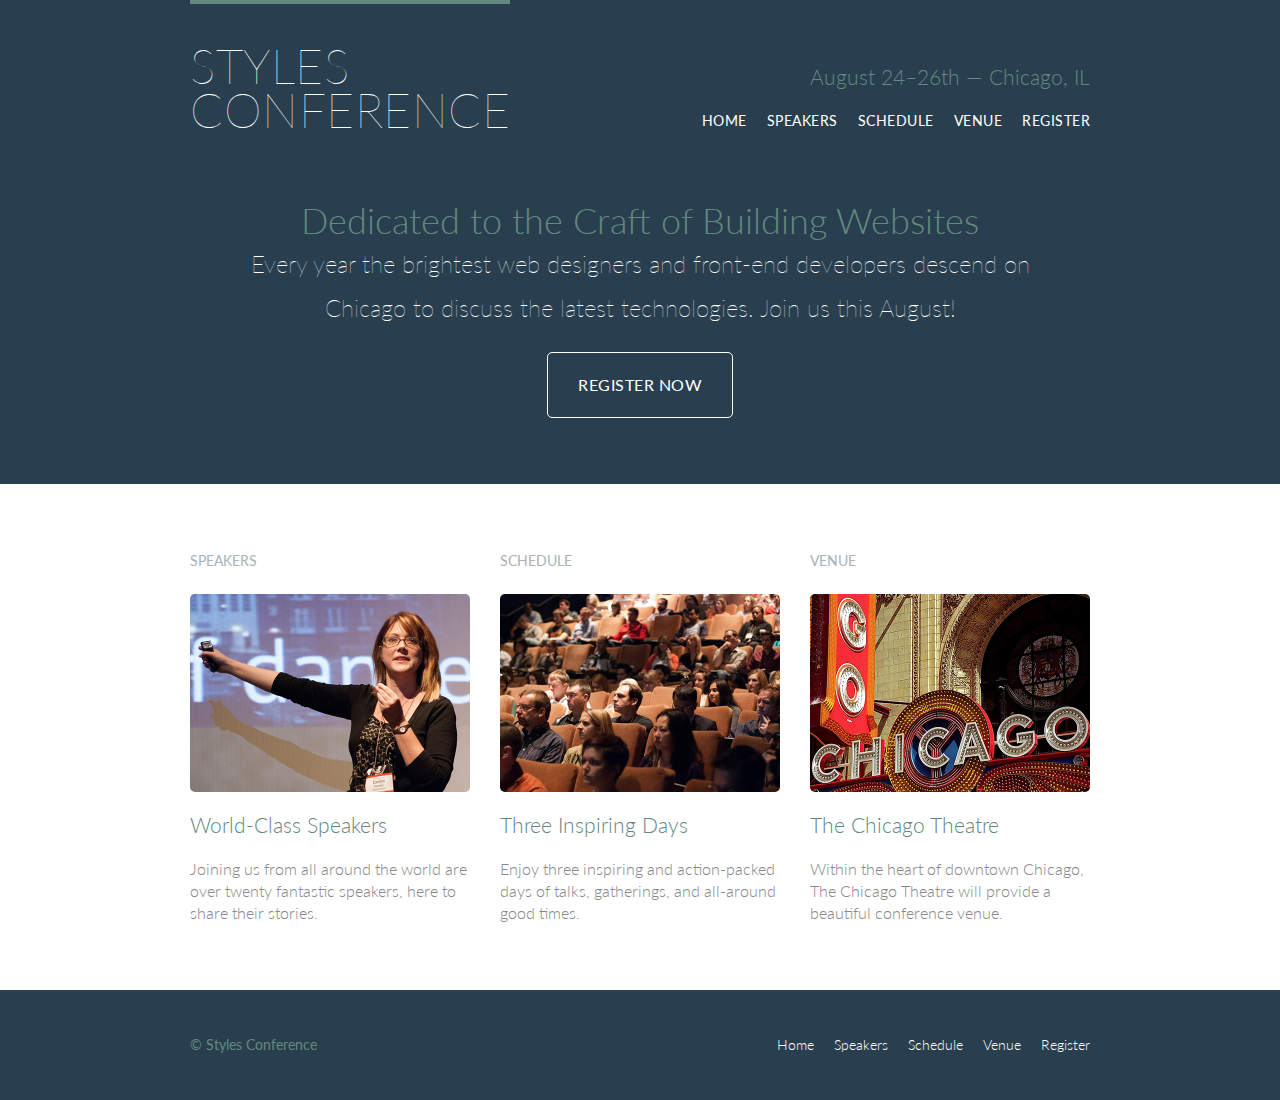
<file: index.html>
<!DOCTYPE html>
<html lang="en">
  
  <head>
    <meta charset="utf-8">
    <title>Styles Conference</title>
    <link rel="stylesheet" href="assets/stylesheets/main.css">
    <link rel="stylesheet" href="http://fonts.googleapis.com/css?family=Lato:100,300,400">
  </head>
  
  <body>
    
    <!-- Header -->
    
    <header class="primary-header container group">

      <h1 class="logo">
        <a href="index.html">Styles <br> Conference</a>
      </h1>

      <h3 class="tagline">August 24&ndash;26th &mdash; Chicago, IL</h3>

      <nav class="nav primary-nav">
        <ul>
          <li><a href="index.html">Home</a></li><!--
          --><li><a href="speakers.html">Speakers</a></li><!--
          --><li><a href="schedule.html">Schedule</a></li><!--
          --><li><a href="venue.html">Venue</a></li><!--
          --><li><a href="register.html">Register</a></li>
        </ul>
      </nav>

    </header>

    <!-- Hero -->

    <section class="hero container">

      <h2>Dedicated to the Craft of Building Websites</h2>

      <p>Every year the brightest web designers and front-end developers descend on Chicago to discuss the latest technologies. Join us this August!</p>

      <a class="btn btn-alt" href="register.html">Register Now</a>

    </section>

    <!-- Teasers -->

    <section class="row">
      <div class="grid">

        <!-- Speakers -->

        <section class="teaser col-1-3">
          <h5>Speakers</h5>
          <a href="speakers.html">
            <img src="assets/images/home/speakers.jpg" alt="Professional Speaker">
            <h3>World-Class Speakers</h3>
          </a>
          <p>Joining us from all around the world are over twenty fantastic speakers, here to share their stories.</p>
        </section><!--

        Schedule

        --><section class="teaser col-1-3">
          <h5>Schedule</h5>
          <a href="schedule.html">
            <img src="assets/images/home/schedule.jpg" alt="Conference Attendees">
            <h3>Three Inspiring Days</h3>
          </a>
          <p>Enjoy three inspiring and action-packed days of talks, gatherings, and all-around good times.</p>
        </section><!--

        Venue

        --><section class="teaser col-1-3">
          <h5>Venue</h5>
          <a href="venue.html">
            <img src="assets/images/home/venue.jpg" alt="The Chicago Theatre">
            <h3>The Chicago Theatre</h3>
          </a>
          <p>Within the heart of downtown Chicago, The Chicago Theatre will provide a beautiful conference venue.</p>
        </section>

      </div>
    </section>

    <!-- Footer -->

    <footer class="primary-footer container group">

      <small>&copy; Styles Conference</small>

      <nav class="nav">
        <ul>
          <li><a href="index.html">Home</a></li><!--
          --><li><a href="speakers.html">Speakers</a></li><!--
          --><li><a href="schedule.html">Schedule</a></li><!--
          --><li><a href="venue.html">Venue</a></li><!--
          --><li><a href="register.html">Register</a></li>
        </ul>
      </nav>

    </footer>

  </body>
</html>
</file>
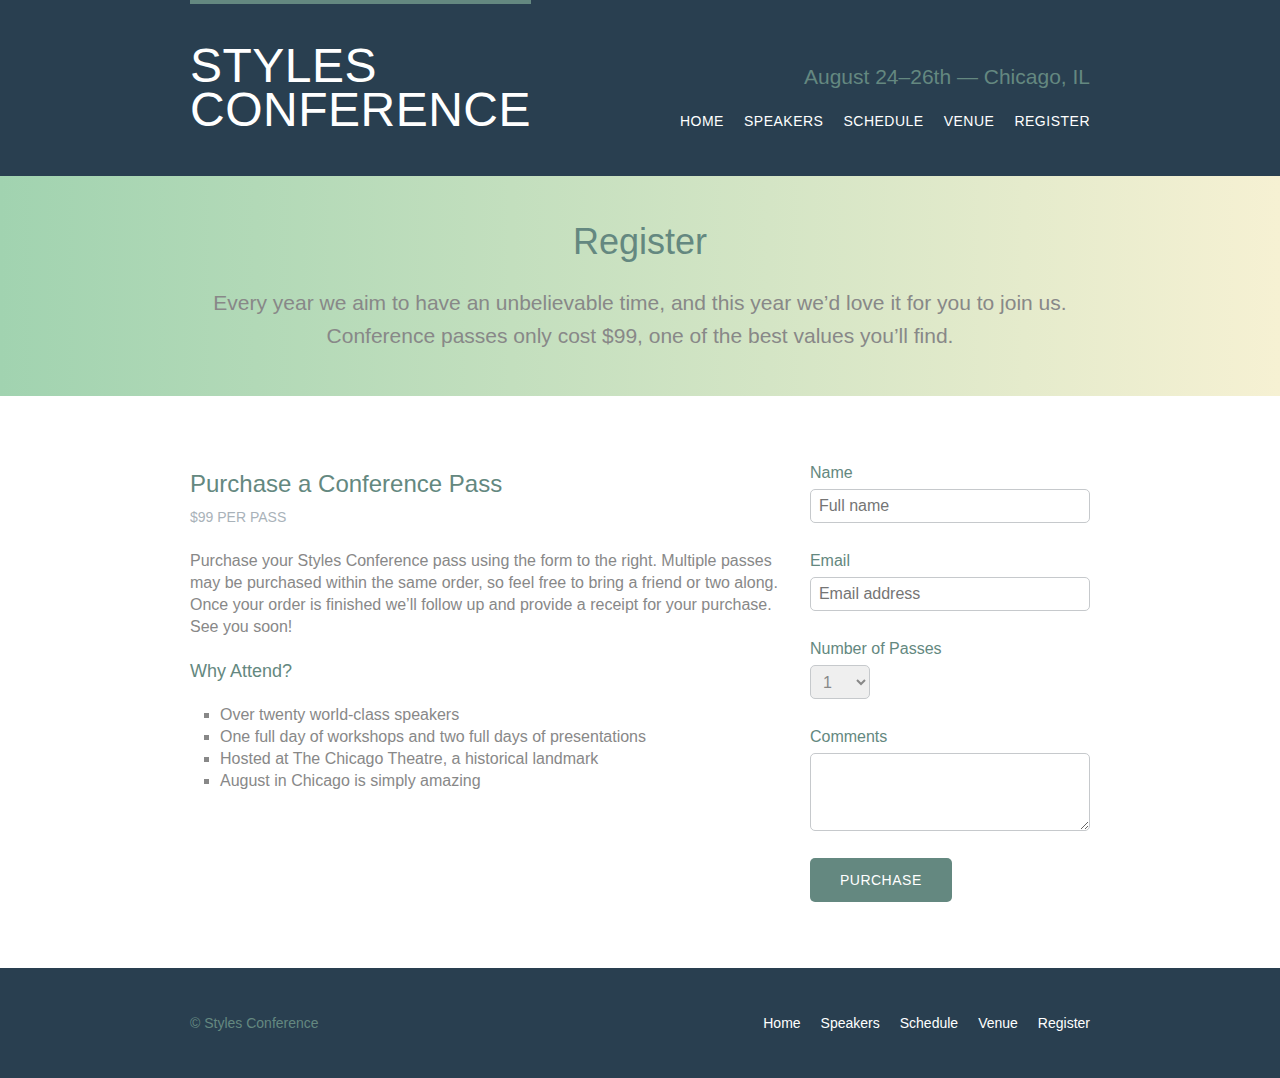
<file: register.html>
<!DOCTYPE html>
<html lang="en">
  
  <head>
    <meta charset="utf-8">
    <title>Styles Conference</title>
    <link rel="stylesheet" href="assets/stylesheets/main.css">
  </head>
  
  <body>
    
    <!-- Header -->

    <header class="primary-header container group">

      <h1 class="logo">
        <a href="index.html">Styles <br> Conference</a>
      </h1>

      <h3 class="tagline">August 24&ndash;26th &mdash; Chicago, IL</h3>

      <nav class="nav primary-nav">
        <ul>
          <li><a href="index.html">Home</a></li><!--
          --><li><a href="speakers.html">Speakers</a></li><!--
          --><li><a href="schedule.html">Schedule</a></li><!--
          --><li><a href="venue.html">Venue</a></li><!--
          --><li><a href="register.html">Register</a></li>
        </ul>
      </nav>

    </header>

    <!-- Lead -->

    <section class="row-alt">
      <div class="lead container">

        <h1>Register</h1>

        <p>Every year we aim to have an unbelievable time, and this year we&#8217;d love it for you to join us. Conference passes only cost $99, one of the best values you&#8217;ll find.</p>

      </div>
    </section>

    <!-- Main content -->

    <section class="row">
      <div class="grid">

        <!-- Details -->

        <section class="col-2-3">

          <h2>Purchase a Conference Pass</h2>
          <h5>$99 per Pass</h5>

          <p>Purchase your Styles Conference pass using the form to the right. Multiple passes may be purchased within the same order, so feel free to bring a friend or two along. Once your order is finished we&#8217;ll follow up and provide a receipt for your purchase. See you soon!</p>

          <h4>Why Attend?</h4>

          <ul class="why-attend">
            <li>Over twenty world-class speakers</li>
            <li>One full day of workshops and two full days of presentations</li>
            <li>Hosted at The Chicago Theatre, a historical landmark</li>
            <li>August in Chicago is simply amazing</li>
          </ul>

        </section><!--

        Registration form

        --><form class="col-1-3" action="#" method="post">

          <fieldset class="register-group">

            <label>
              Name
              <input type="text" name="name" placeholder="Full name" required>
            </label>

            <label>
              Email
              <input type="email" name="email" placeholder="Email address" required>
            </label>

            <label>
              Number of Passes
              <select name="quantity" required>
                <option value="1" selected>1</option>
                <option value="2">2</option>
                <option value="3">3</option>
                <option value="4">4</option>
                <option value="5">5</option>
              </select>
            </label>

            <label>
              Comments
              <textarea name="comments"></textarea>
            </label>

          </fieldset>

          <input class="btn btn-default" type="submit" name="submit" value="Purchase">

        </form>

      </div>
    </section>

    <!-- Footer -->

    <footer class="primary-footer container group">

      <small>&copy; Styles Conference</small>

      <nav class="nav">
        <ul>
          <li><a href="index.html">Home</a></li><!--
          --><li><a href="speakers.html">Speakers</a></li><!--
          --><li><a href="schedule.html">Schedule</a></li><!--
          --><li><a href="venue.html">Venue</a></li><!--
          --><li><a href="register.html">Register</a></li>
        </ul>
      </nav>

    </footer>

  </body>
</html>
</file>
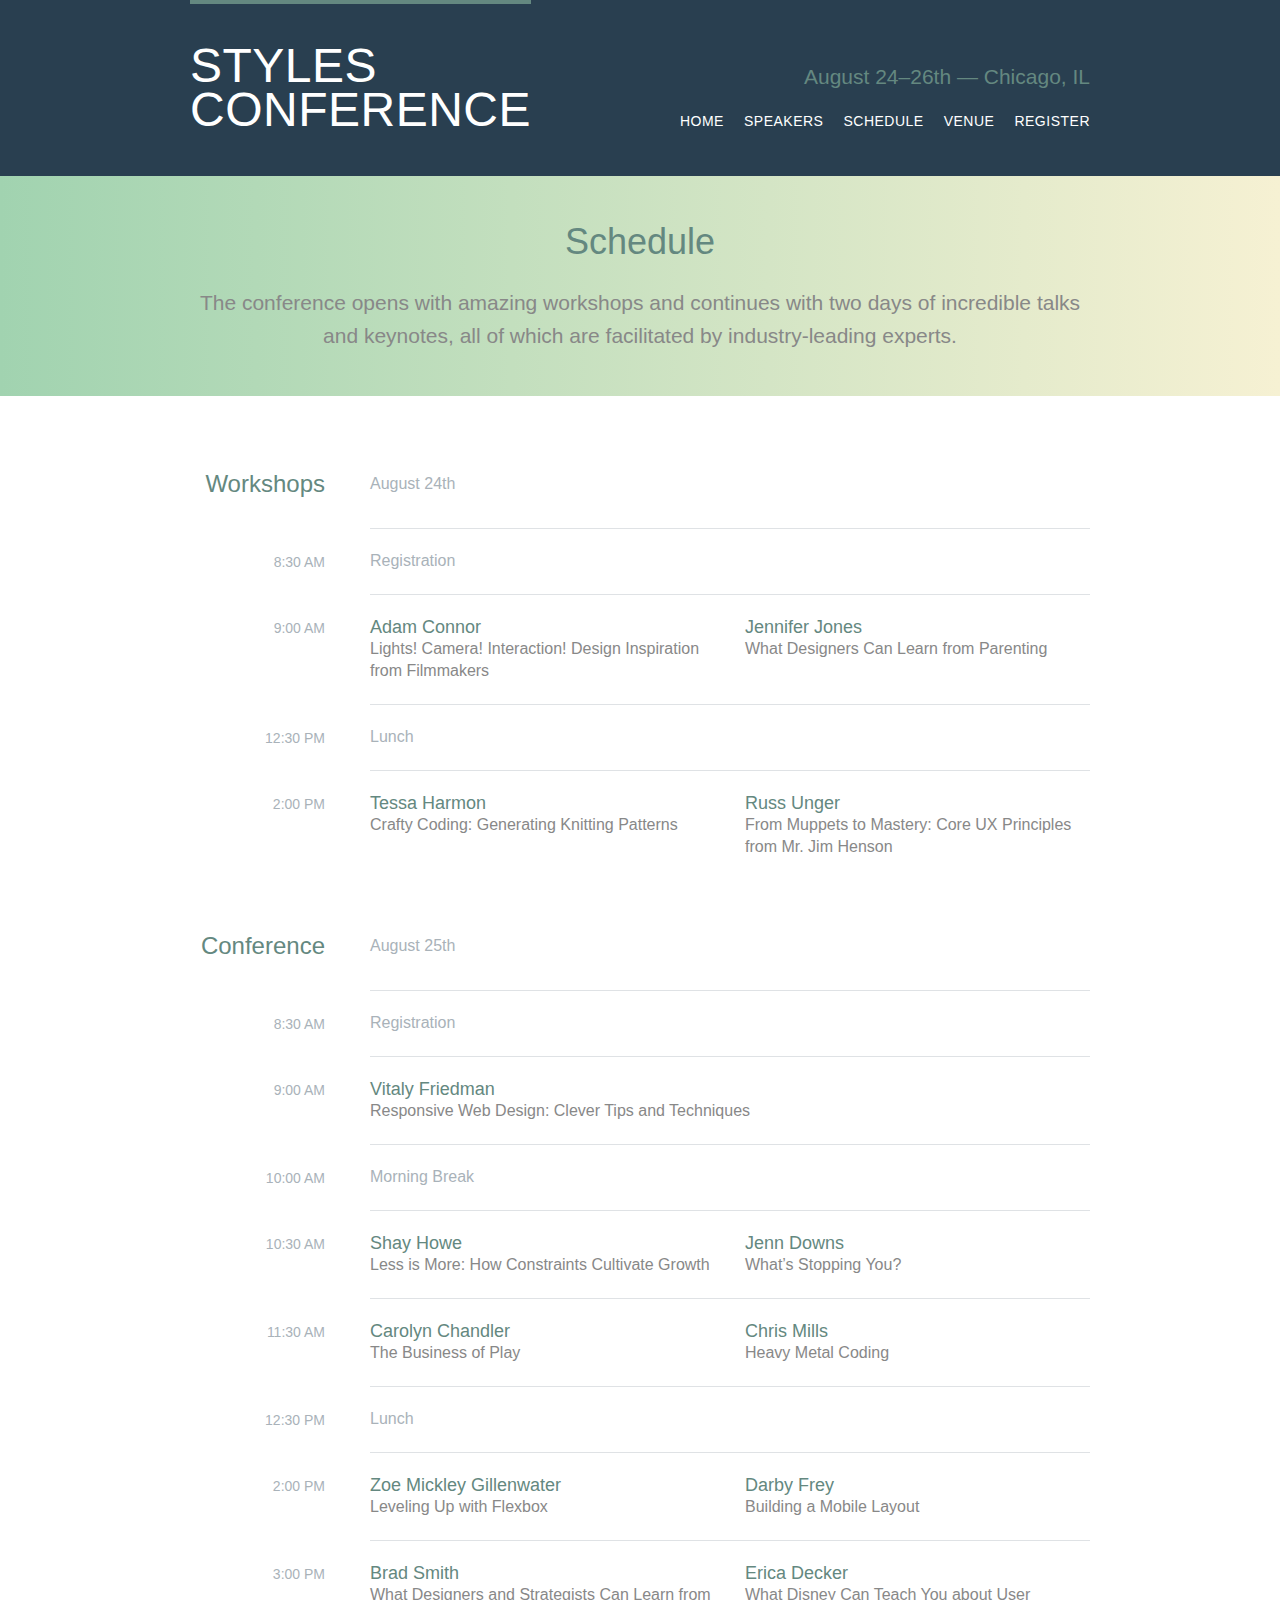
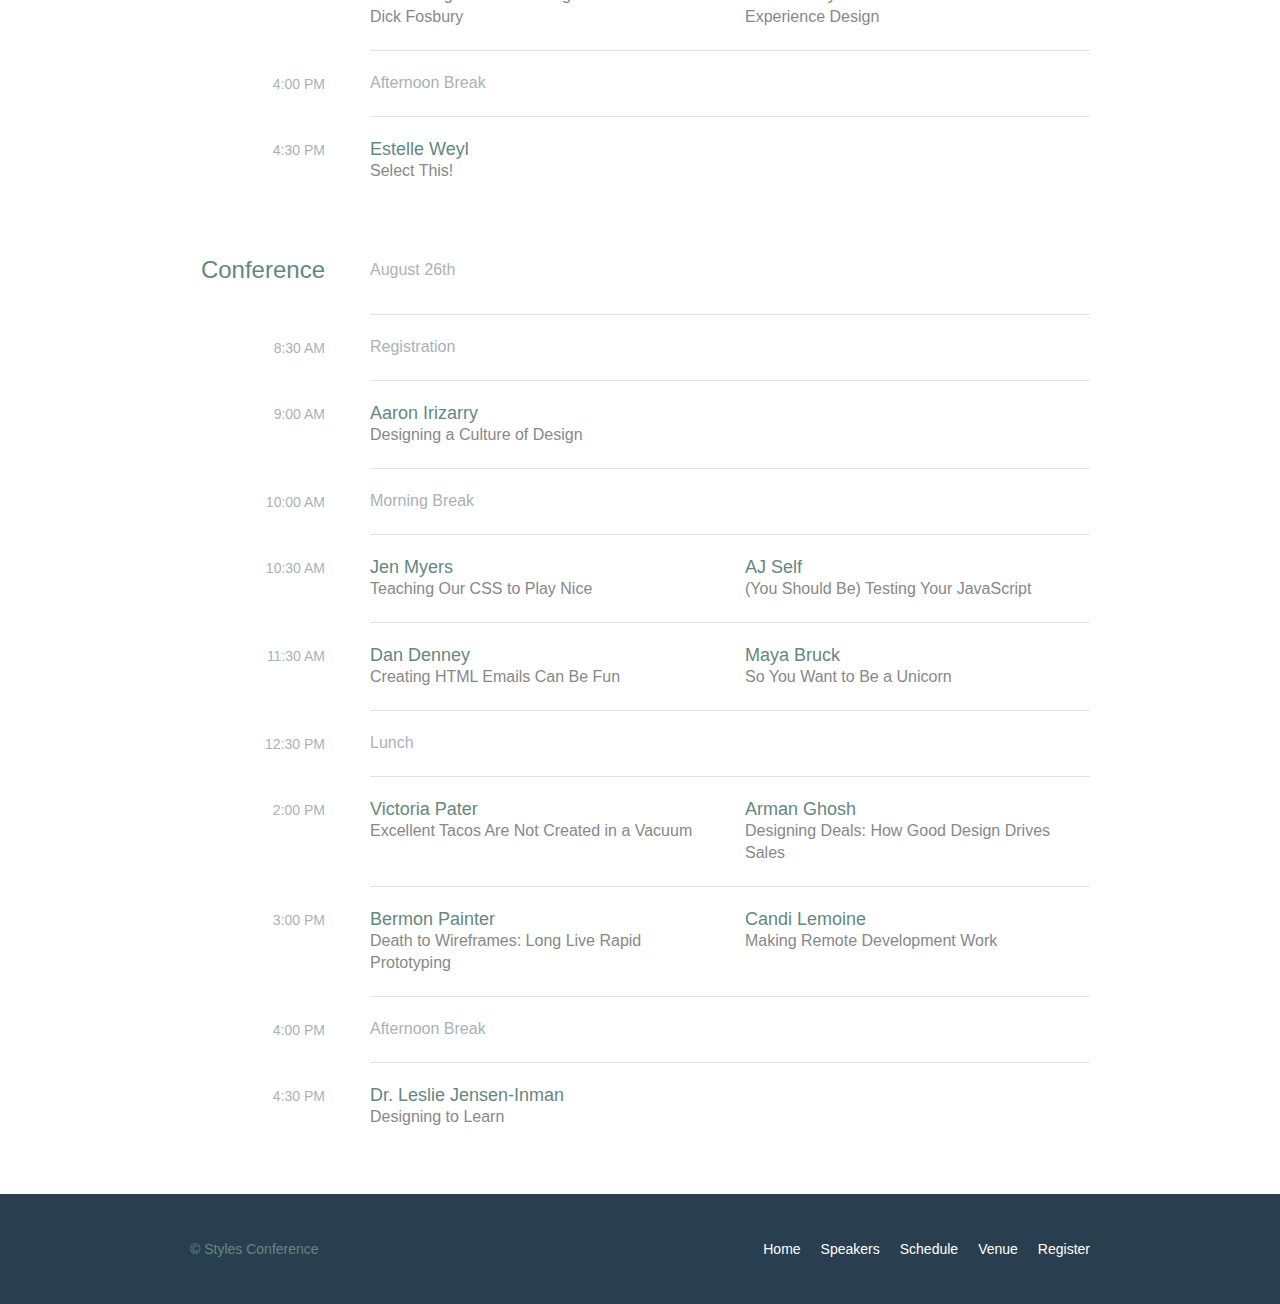
<file: schedule.html>
<!DOCTYPE html>
<html lang="en">
  
  <head>
    <meta charset="utf-8">
    <title>Styles Conference</title>
    <link rel="stylesheet" href="assets/stylesheets/main.css">
  </head>
  
  <body>
    
    <!-- Header -->

    <header class="primary-header container group">

      <h1 class="logo">
        <a href="index.html">Styles <br> Conference</a>
      </h1>

      <h3 class="tagline">August 24&ndash;26th &mdash; Chicago, IL</h3>

      <nav class="nav primary-nav">
        <ul>
          <li><a href="index.html">Home</a></li><!--
          --><li><a href="speakers.html">Speakers</a></li><!--
          --><li><a href="schedule.html">Schedule</a></li><!--
          --><li><a href="venue.html">Venue</a></li><!--
          --><li><a href="register.html">Register</a></li>
        </ul>
      </nav>

    </header>

    <!-- Lead -->

    <section class="row-alt">
      <div class="lead container">

        <h1>Schedule</h1>

        <p>The conference opens with amazing workshops and continues with two days of incredible talks and keynotes, all of which are facilitated by industry-leading experts.</p>

      </div>
    </section>

    <!-- Main content -->

    <section class="row">
      <div class="container">

        <!-- Workshops -->

        <table>
          <thead>
            <tr>
              <th scope="row">
                Workshops
              </th>
              <td class="schedule-offset" colspan="2">
                August 24th
              </td>
            </tr>
          </thead>
          <tbody>
            <tr>
              <th scope="row">
                <time datetime="08:30:00">8:30 AM</time>
              </th>
              <td class="schedule-offset" colspan="2">
                Registration
              </td>
            </tr>
            <tr>
              <th scope="row">
                <time datetime="09:00:00">9:00 AM</time>
              </th>
              <td>
                <a href="speakers.html#adam-connor">
                  <h4>Adam Connor</h4>
                  Lights! Camera! Interaction! Design Inspiration from Filmmakers
                </a>
              </td>
              <td>
                <a href="speakers.html#jennifer-jones">
                  <h4>Jennifer Jones</h4>
                  What Designers Can Learn from Parenting
                </a>
              </td>
            </tr>
            <tr>
              <th scope="row">
                <time datetime="12:30:00">12:30 PM</time>
              </th>
              <td class="schedule-offset" colspan="2">
                Lunch
              </td>
            </tr>
            <tr>
              <th scope="row">
                <time datetime="14:00">2:00 PM</time>
              </th>
              <td>
                <a href="speakers.html#tessa-harmon">
                  <h4>Tessa Harmon</h4>
                  Crafty Coding: Generating Knitting Patterns
                </a>
              </td>
              <td>
                <a href="speakers.html#russ-unger">
                  <h4>Russ Unger</h4>
                  From Muppets to Mastery: Core UX Principles from Mr. Jim Henson
                </a>
              </td>
            </tr>
          </tbody>
        </table>

        <!-- Conference -->

        <table>
          <thead>
            <tr>
              <th scope="row">
                Conference
              </th>
              <td class="schedule-offset" colspan="2">
                August 25th
              </td>
            </tr>
          </thead>
          <tbody>
            <tr>
              <th scope="row">
                <time datetime="08:30:00">8:30 AM</time>
              </th>
              <td class="schedule-offset" colspan="2">
                Registration
              </td>
            </tr>
            <tr>
              <th scope="row">
                <time datetime="09:00:00">9:00 AM</time>
              </th>
              <td colspan="2">
                <a href="speakers.html#vitaly-friedman">
                  <h4>Vitaly Friedman</h4>
                  Responsive Web Design: Clever Tips and Techniques
                </a>
              </td>
            </tr>
            <tr>
              <th scope="row">
                <time datetime="10:00:00">10:00 AM</time>
              </th>
              <td class="schedule-offset" colspan="2">
                Morning Break
              </td>
            </tr>
            <tr>
              <th scope="row">
                <time datetime="10:30:00">10:30 AM</time>
              </th>
              <td>
                <a href="speakers.html#shay-howe">
                  <h4>Shay Howe</h4>
                  Less is More: How Constraints Cultivate Growth
                </a>
              </td>
              <td>
                <a href="speakers.html#jenn-downs">
                  <h4>Jenn Downs</h4>
                  What&#8217;s Stopping You?
                </a>
              </td>
            </tr>
            <tr>
              <th scope="row">
                <time datetime="11:30:00">11:30 AM</time>
              </th>
              <td>
                <a href="speakers.html#carolyn-chandler">
                  <h4>Carolyn Chandler</h4>
                  The Business of Play
                </a>
              </td>
              <td>
                <a href="speakers.html#chris-mills">
                  <h4>Chris Mills</h4>
                  Heavy Metal Coding
                </a>
              </td>
            </tr>
            <tr>
              <th scope="row">
                <time datetime="12:30:00">12:30 PM</time>
              </th>
              <td class="schedule-offset" colspan="2">
                Lunch
              </td>
            </tr>
            <tr>
              <th scope="row">
                <time datetime="14:00">2:00 PM</time>
              </th>
              <td>
                <a href="speakers.html#zoe-mickley-gillenwater">
                  <h4>Zoe Mickley Gillenwater</h4>
                  Leveling Up with Flexbox
                </a>
              </td>
              <td>
                <a href="speakers.html#darby-frey">
                  <h4>Darby Frey</h4>
                  Building a Mobile Layout
                </a>
              </td>
            </tr>
            <tr>
              <th scope="row">
                <time datetime="15:00:00">3:00 PM</time>
              </th>
              <td>
                <a href="speakers.html#brad-smith">
                  <h4>Brad Smith</h4>
                  What Designers and Strategists Can Learn from Dick Fosbury
                </a>
              </td>
              <td>
                <a href="speakers.html#erica-decker">
                  <h4>Erica Decker</h4>
                  What Disney Can Teach You about User Experience Design
                </a>
              </td>
            </tr>
            <tr>
              <th scope="row">
                <time datetime="16:00:00">4:00 PM</time>
              </th>
              <td class="schedule-offset" colspan="2">
                Afternoon Break
              </td>
            </tr>
            <tr>
              <th scope="row">
                <time datetime="16:30:00">4:30 PM</time>
              </th>
              <td colspan="2">
                <a href="speakers.html#estelle-weyl">
                  <h4>Estelle Weyl</h4>
                  Select This!
                </a>
              </td>
            </tr>
          </tbody>
        </table>

        <!-- Conference -->

        <table>
          <thead>
            <tr>
              <th scope="row">
                Conference
              </th>
              <td class="schedule-offset" colspan="2">
                August 26th
              </td>
            </tr>
          </thead>
          <tbody>
            <tr>
              <th scope="row">
                <time datetime="08:30:00">8:30 AM</time>
              </th>
              <td class="schedule-offset" colspan="2">
                Registration
              </td>
            </tr>
            <tr>
              <th scope="row">
                <time datetime="09:00:00">9:00 AM</time>
              </th>
              <td colspan="2">
                <a href="speakers.html#aaron-irizarry">
                  <h4>Aaron Irizarry</h4>
                  Designing a Culture of Design
                </a>
              </td>
            </tr>
            <tr>
              <th scope="row">
                <time datetime="10:00:00">10:00 AM</time>
              </th>
              <td class="schedule-offset" colspan="2">
                Morning Break
              </td>
            </tr>
            <tr>
              <th scope="row">
                <time datetime="10:30:00">10:30 AM</time>
              </th>
              <td>
                <a href="speakers.html#jen-myers">
                  <h4>Jen Myers</h4>
                  Teaching Our CSS to Play Nice
                </a>
              </td>
              <td>
                <a href="speakers.html#aj-self">
                  <h4>AJ Self</h4>
                  (You Should Be) Testing Your JavaScript
                </a>
              </td>
            </tr>
            <tr>
              <th scope="row">
                <time datetime="11:30:00">11:30 AM</time>
              </th>
              <td>
                <a href="speakers.html#dan-denney">
                  <h4>Dan Denney</h4>
                  Creating HTML Emails Can Be Fun
                </a>
              </td>
              <td>
                <a href="speakers.html#maya-bruck">
                  <h4>Maya Bruck</h4>
                  So You Want to Be a Unicorn
                </a>
              </td>
            </tr>
            <tr>
              <th scope="row">
                <time datetime="12:30:00">12:30 PM</time>
              </th>
              <td class="schedule-offset" colspan="2">
                Lunch
              </td>
            </tr>
            <tr>
              <th scope="row">
                <time datetime="14:00">2:00 PM</time>
              </th>
              <td>
                <a href="speakers.html#victoria-pater">
                  <h4>Victoria Pater</h4>
                  Excellent Tacos Are Not Created in a Vacuum
                </a>
              </td>
              <td>
                <a href="speakers.html#arman-ghosh">
                  <h4>Arman Ghosh</h4>
                  Designing Deals: How Good Design Drives Sales
                </a>
              </td>
            </tr>
            <tr>
              <th scope="row">
                <time datetime="15:00:00">3:00 PM</time>
              </th>
              <td>
                <a href="speakers.html#bermon-painter">
                  <h4>Bermon Painter</h4>
                  Death to Wireframes: Long Live Rapid Prototyping
                </a>
              </td>
              <td>
                <a href="speakers.html#candi-lemoine">
                  <h4>Candi Lemoine</h4>
                  Making Remote Development Work
                </a>
              </td>
            </tr>
            <tr>
              <th scope="row">
                <time datetime="16:00:00">4:00 PM</time>
              </th>
              <td class="schedule-offset" colspan="2">
                Afternoon Break
              </td>
            </tr>
            <tr>
              <th scope="row">
                <time datetime="16:30:00">4:30 PM</time>
              </th>
              <td colspan="2">
                <a href="speakers.html#leslie-jensen-inman">
                  <h4>Dr. Leslie Jensen-Inman</h4>
                  Designing to Learn
                </a>
              </td>
            </tr>
          </tbody>
        </table>

      </div>
    </section>

    <!-- Footer -->

    <footer class="primary-footer container group">

      <small>&copy; Styles Conference</small>

      <nav class="nav">
        <ul>
          <li><a href="index.html">Home</a></li><!--
          --><li><a href="speakers.html">Speakers</a></li><!--
          --><li><a href="schedule.html">Schedule</a></li><!--
          --><li><a href="venue.html">Venue</a></li><!--
          --><li><a href="register.html">Register</a></li>
        </ul>
      </nav>

    </footer>

  </body>
</html>
</file>
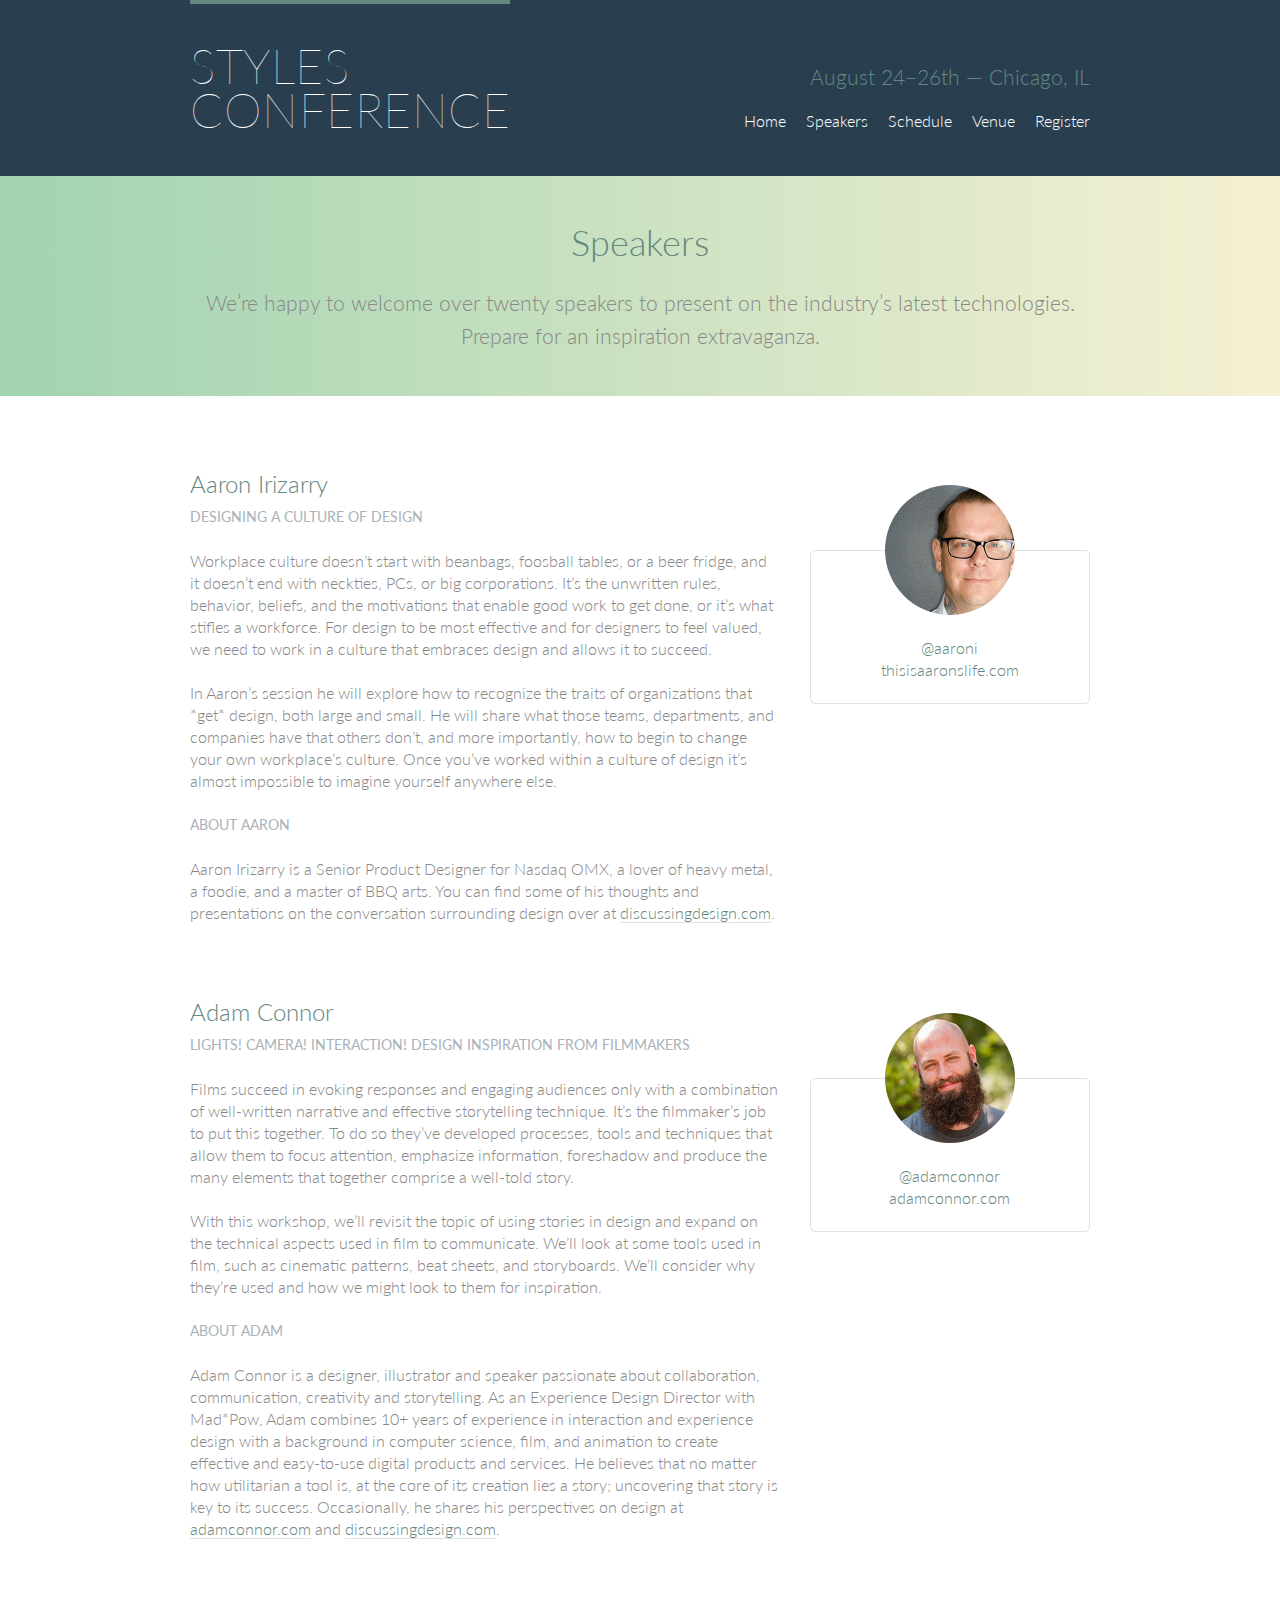
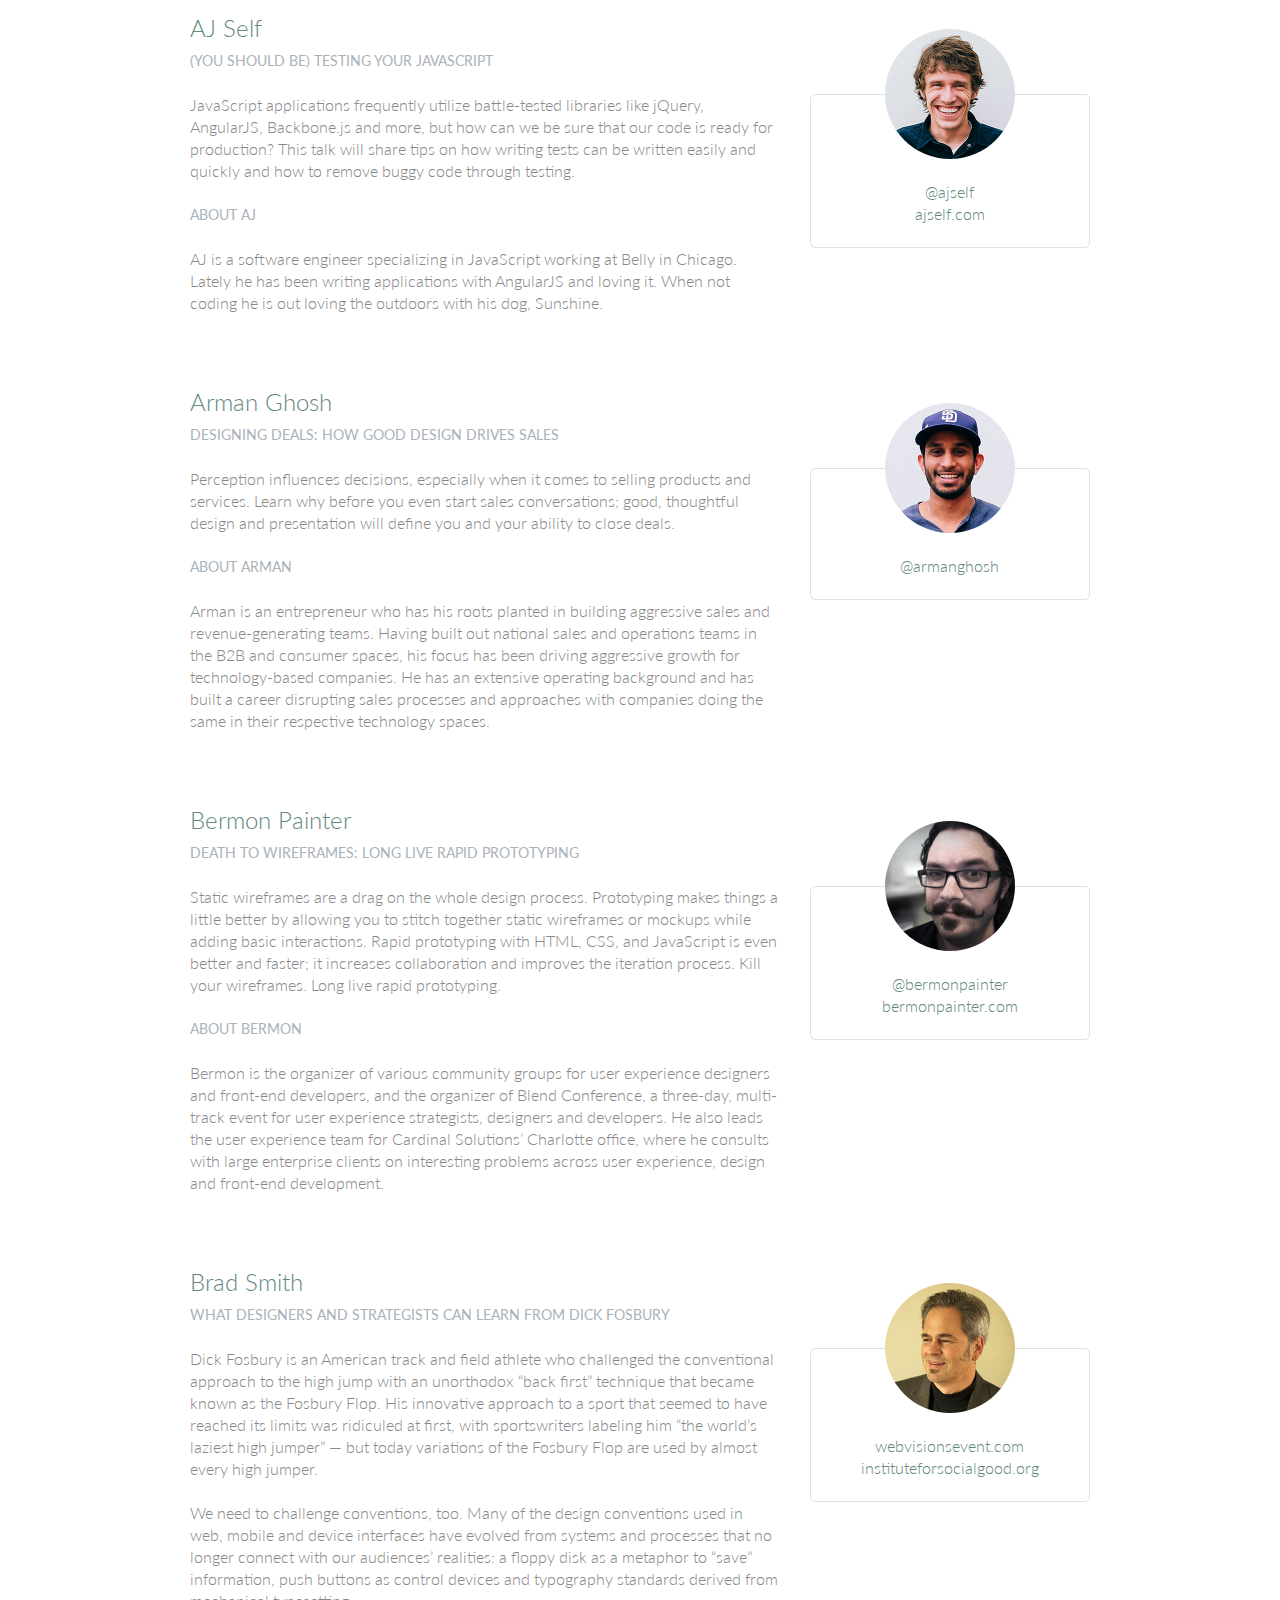
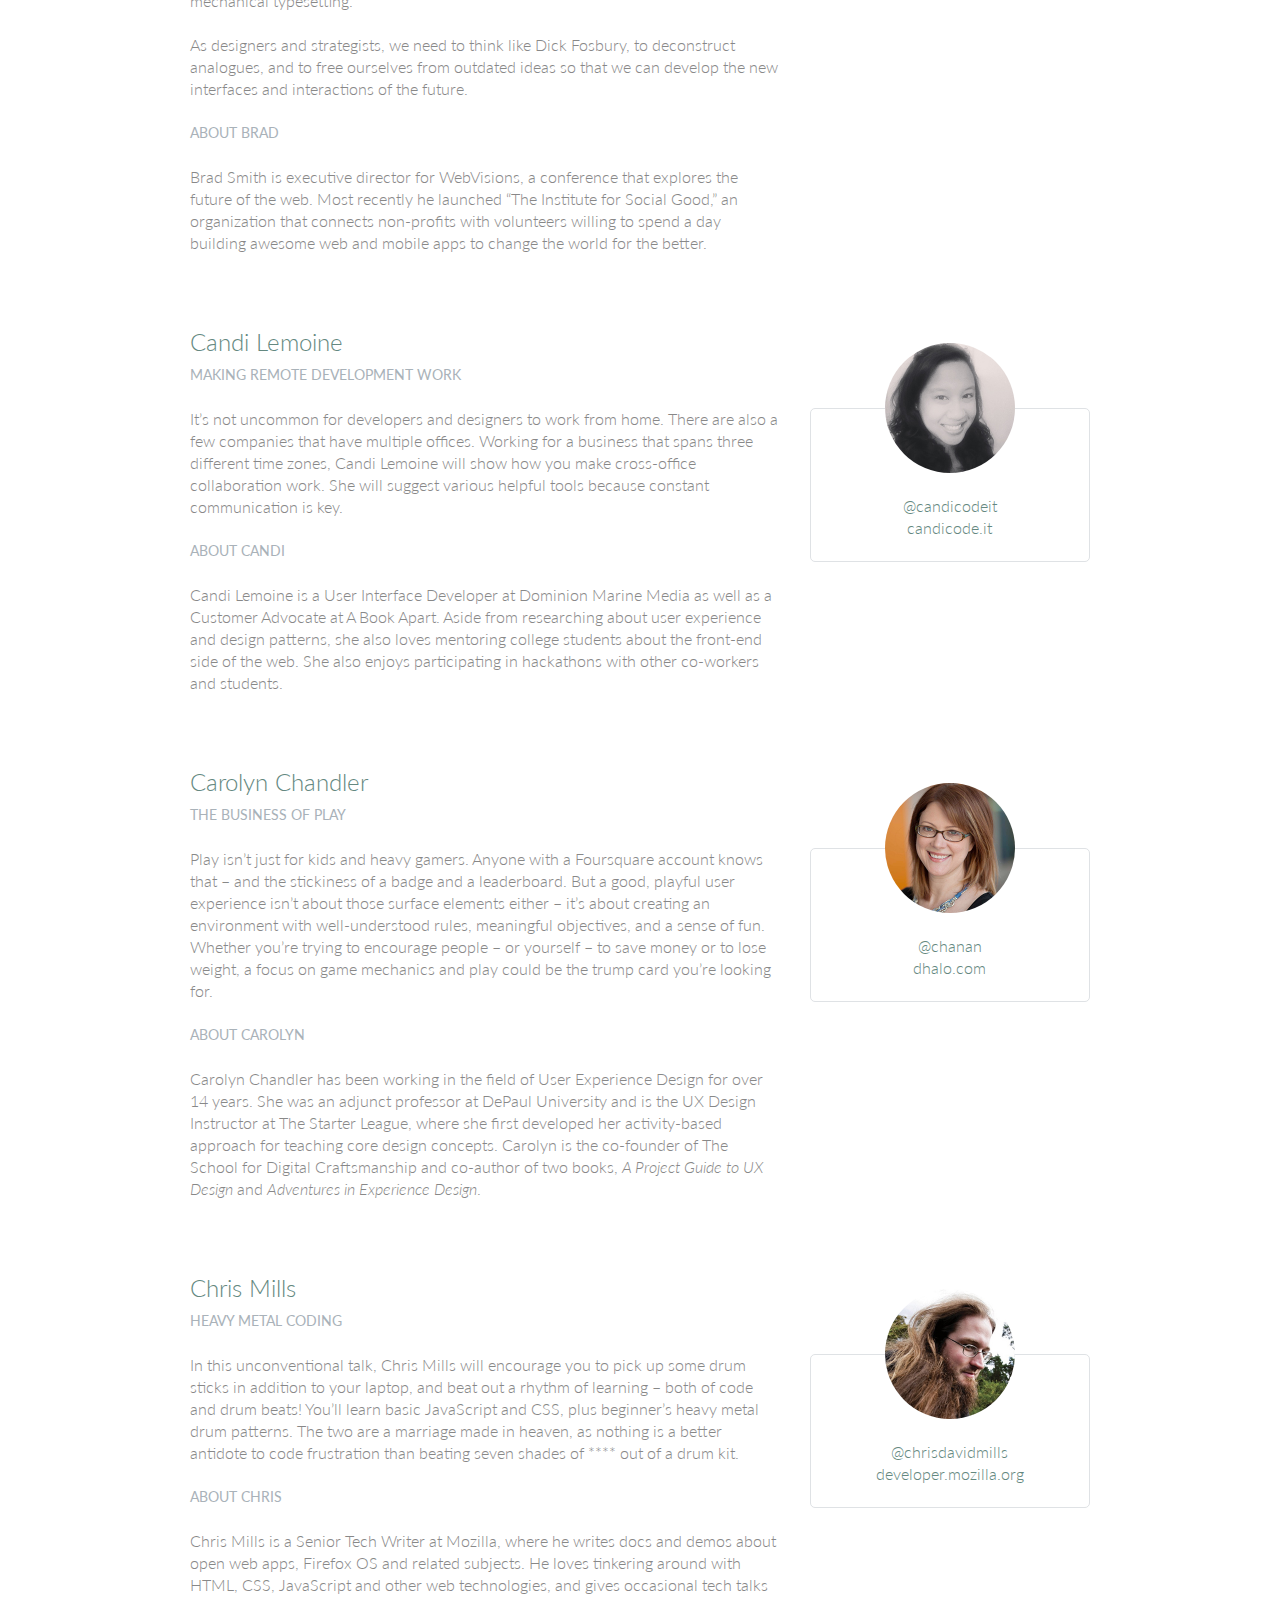
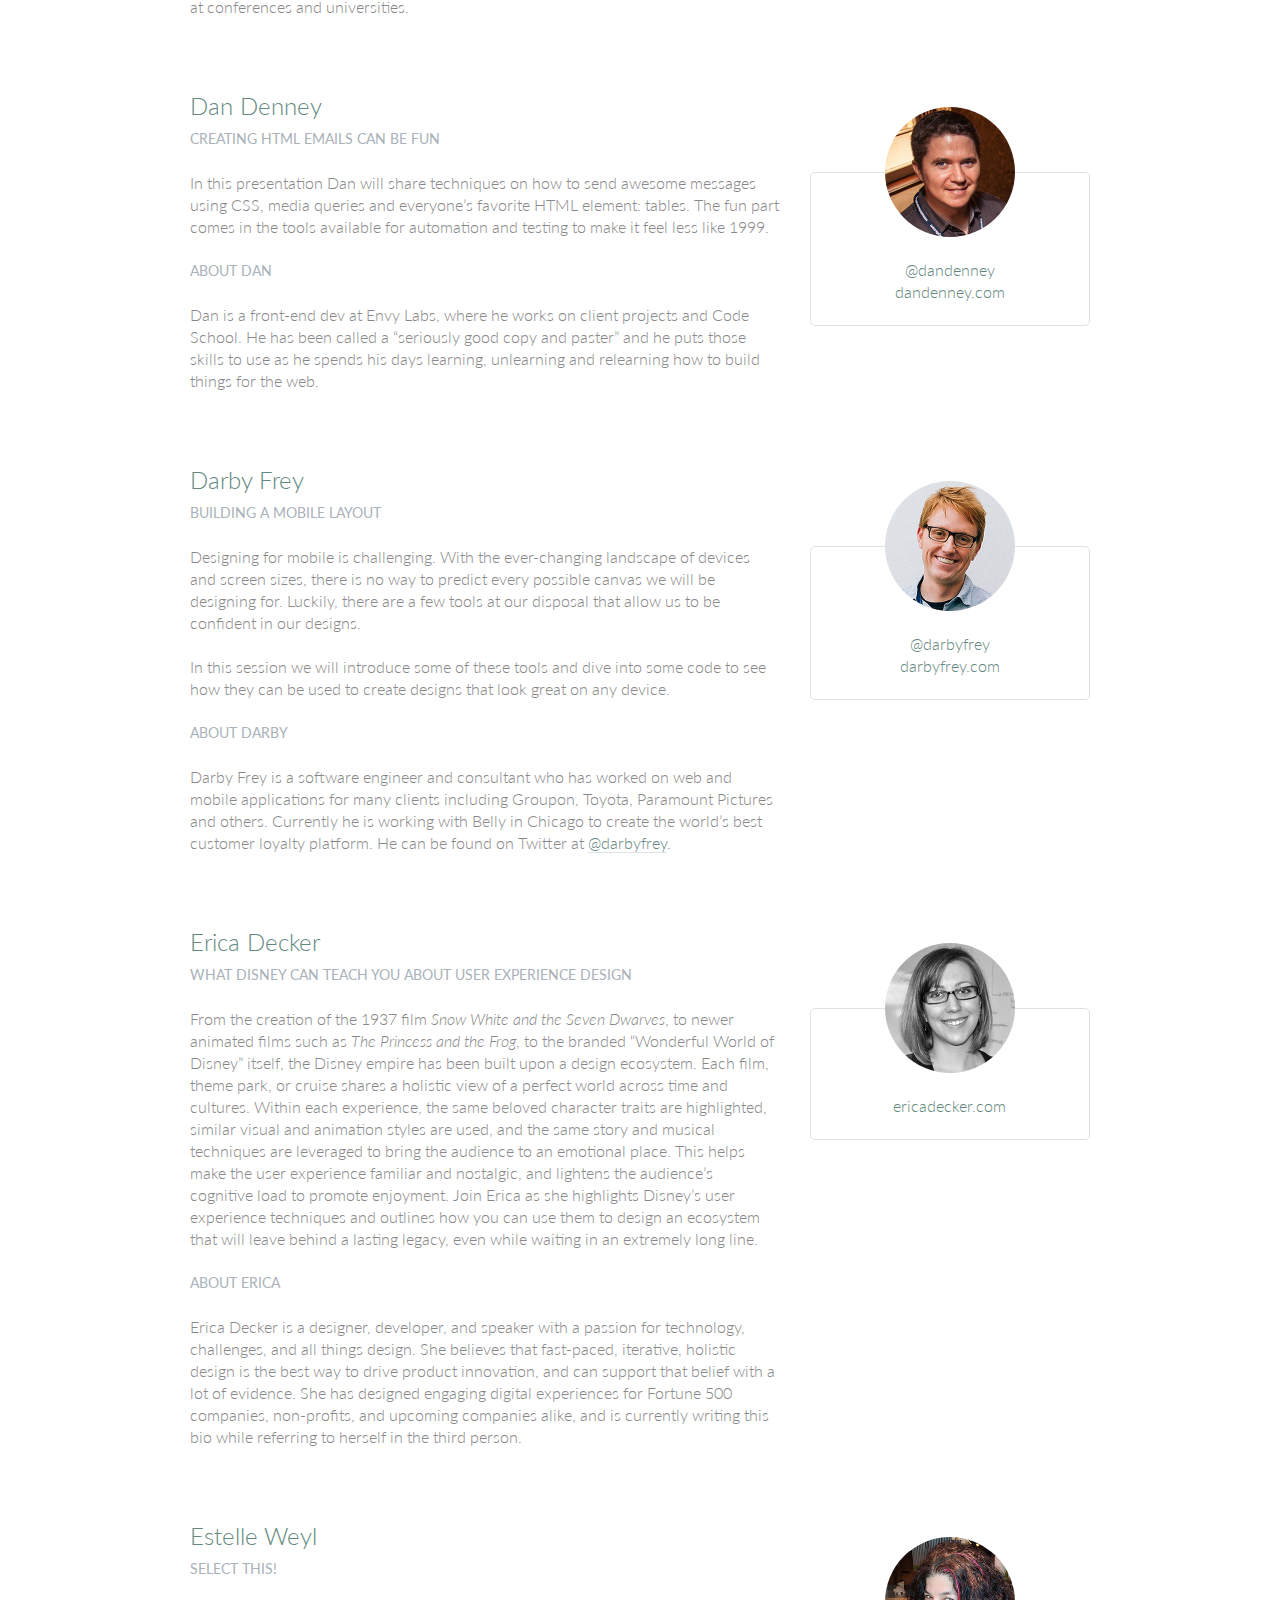
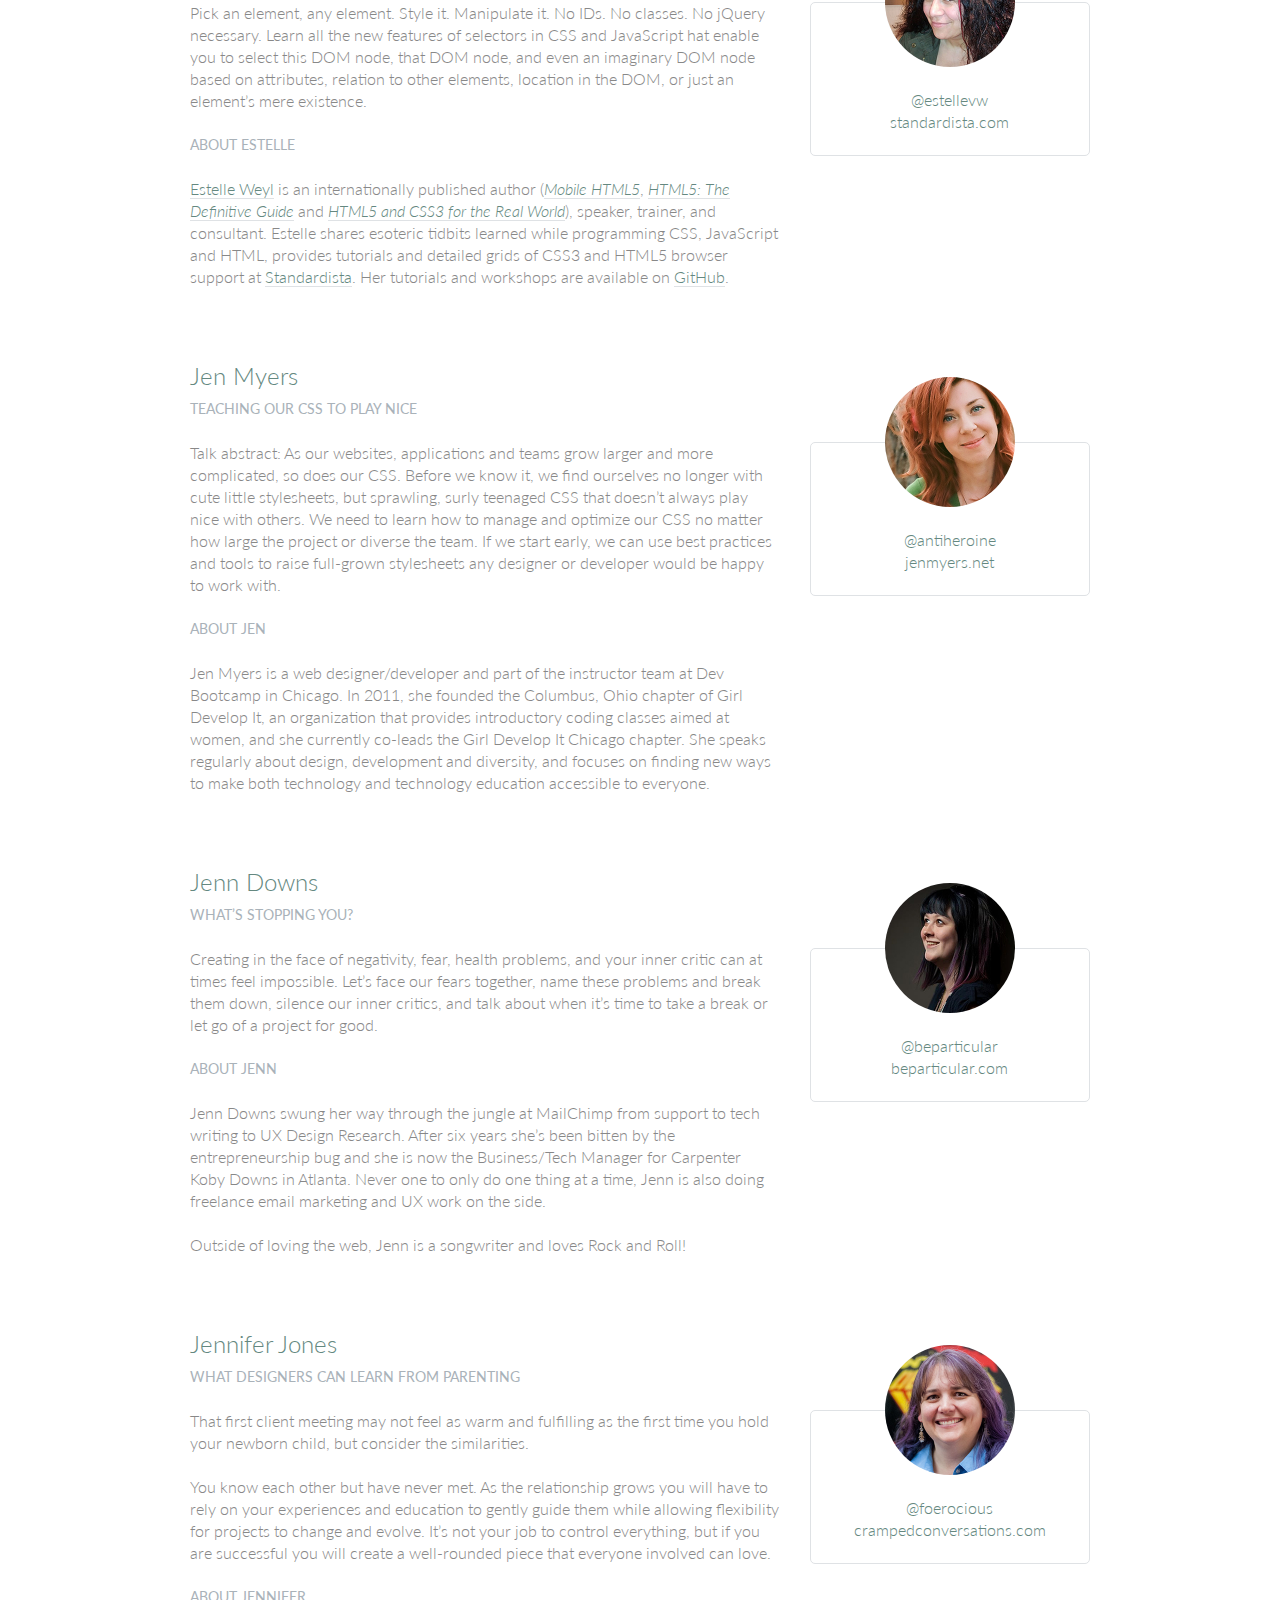
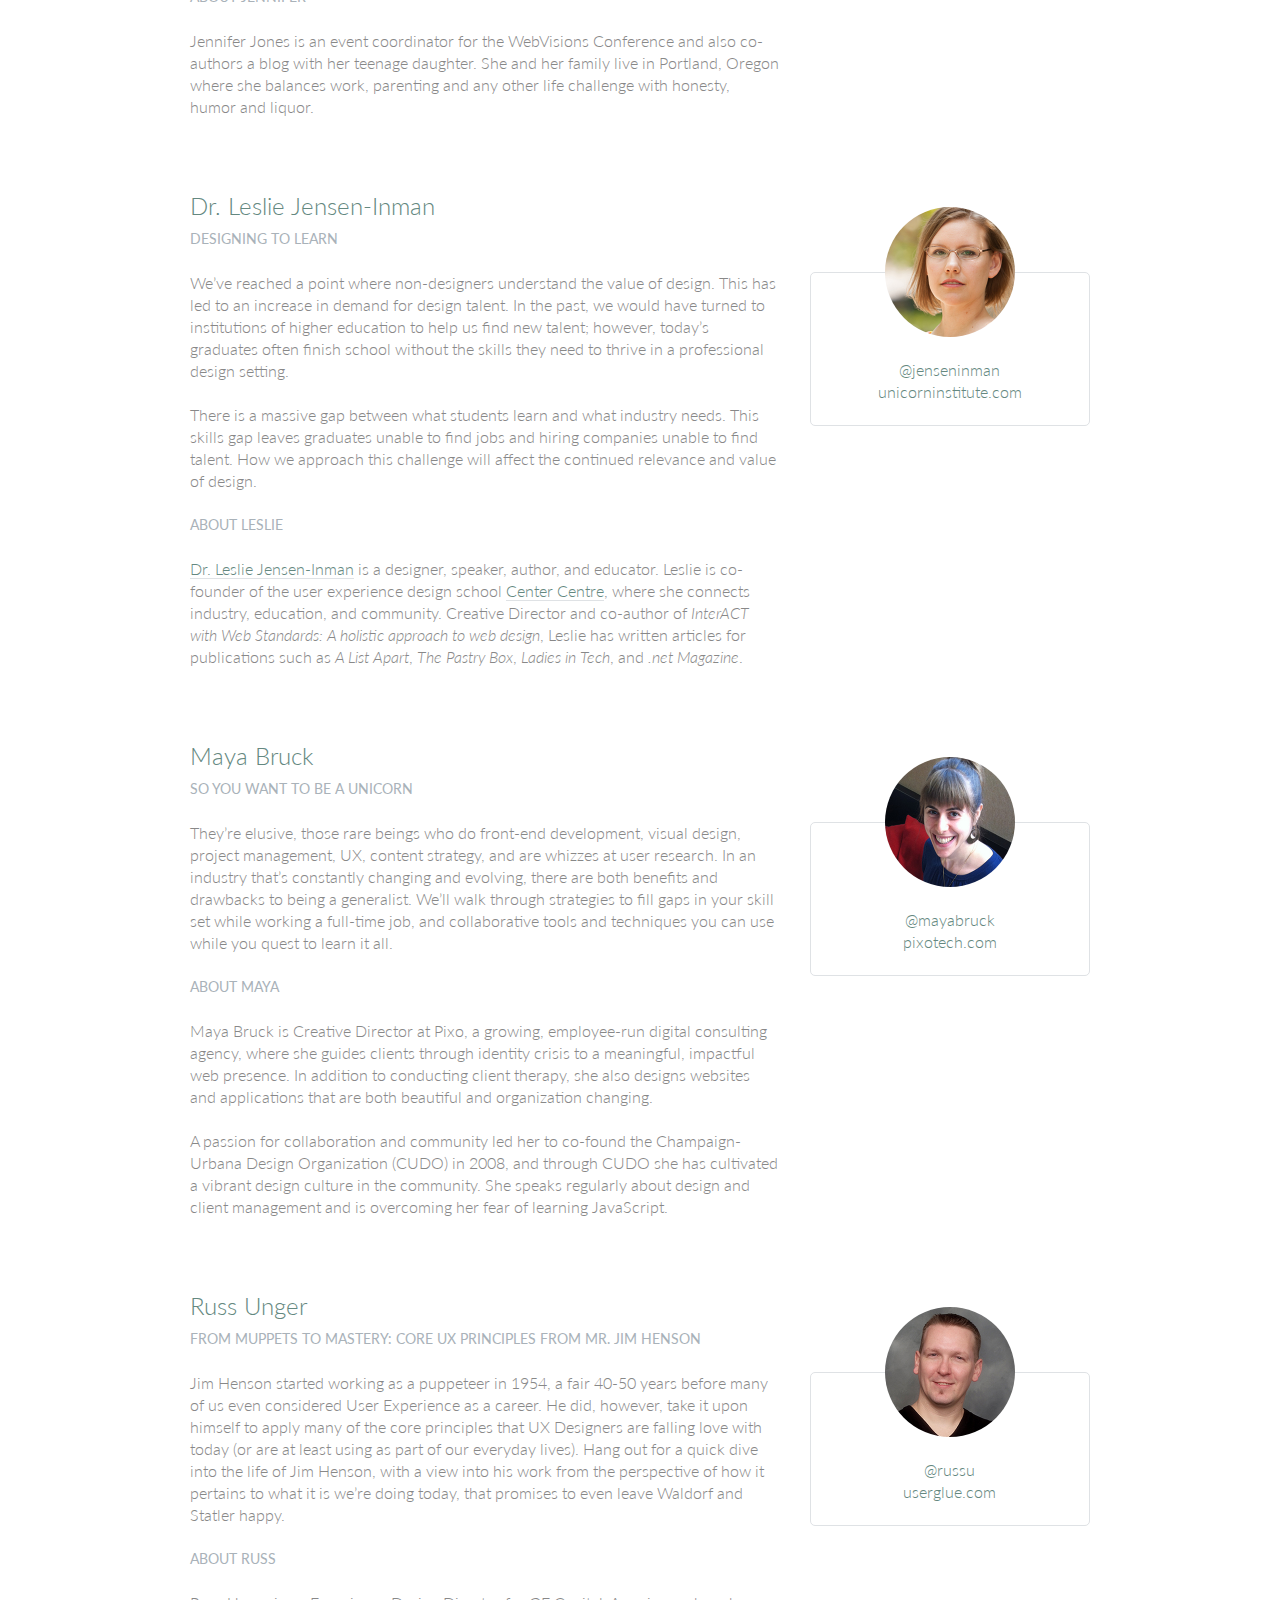
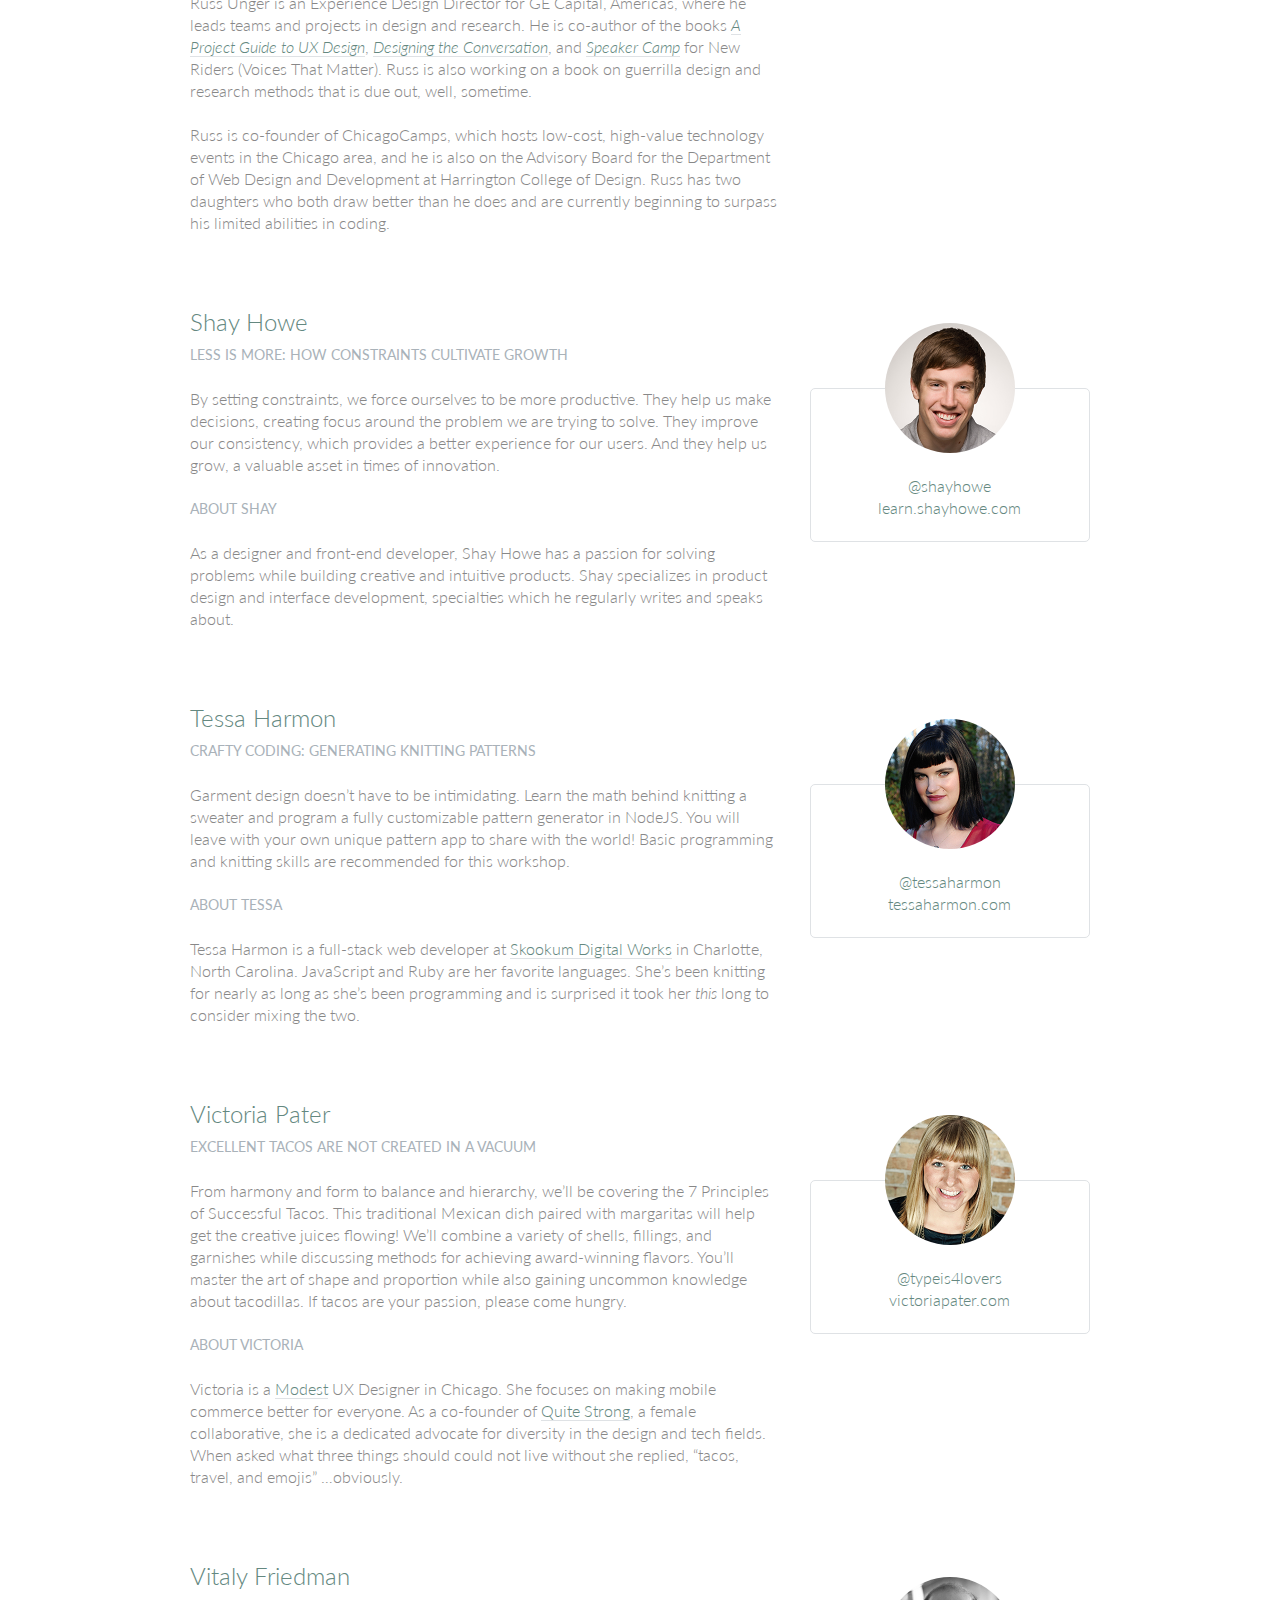
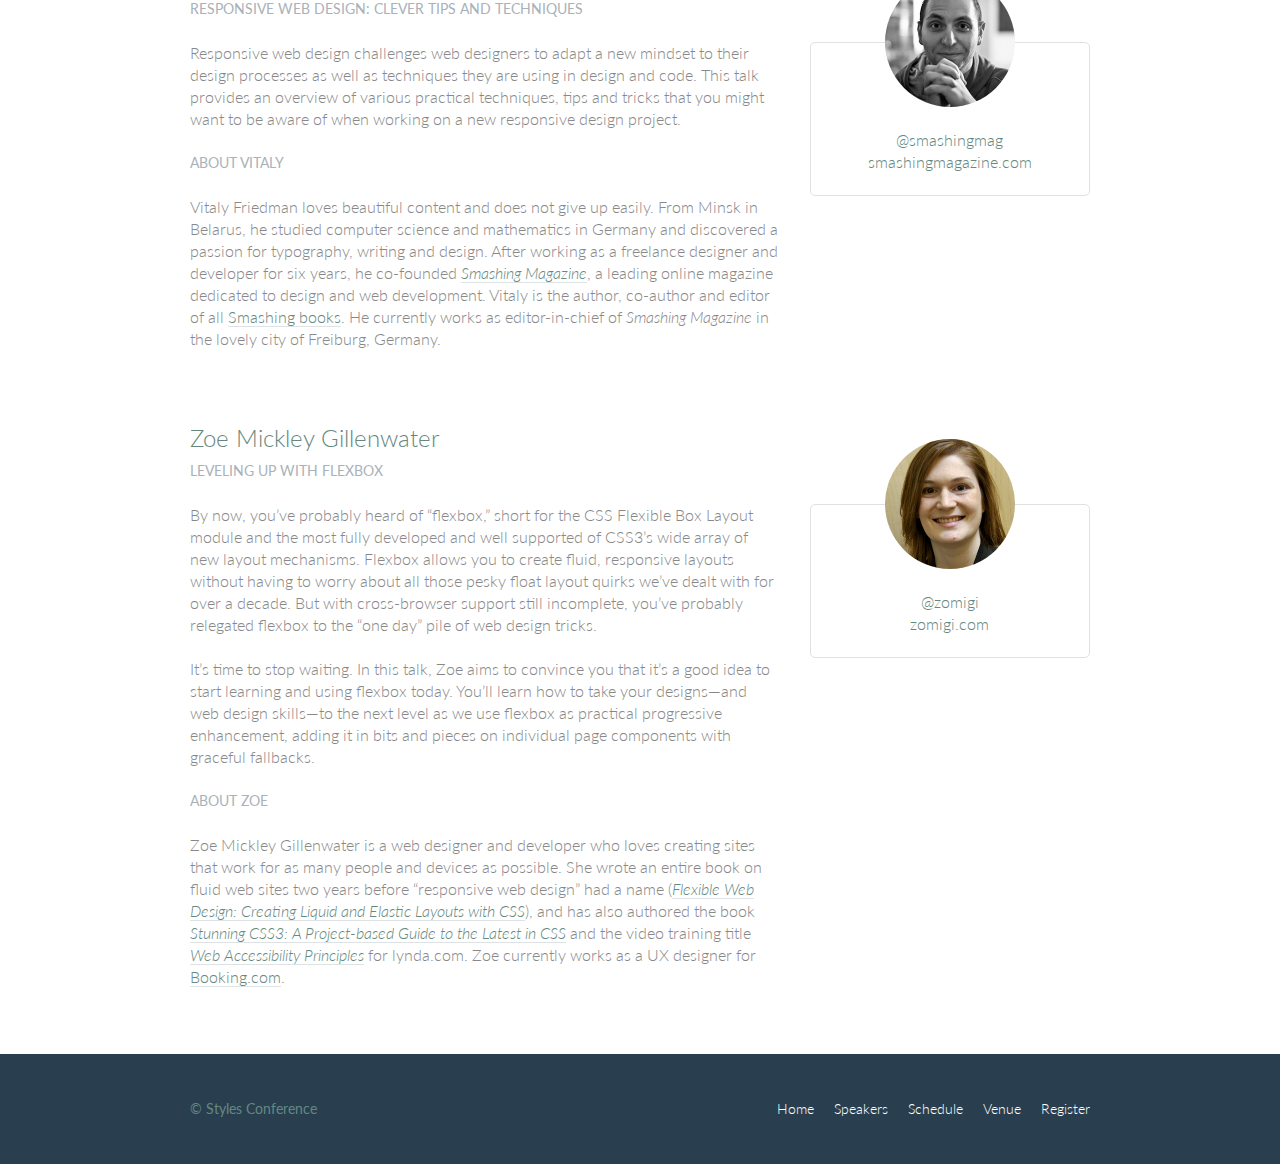
<file: speakers.html>
<!DOCTYPE html>
<html lang="en">

  <head>
    <meta charset="utf-8">
    <title>Speakers - Styles Conference</title>
    <link rel="stylesheet" href="assets/stylesheets/main.css">
    <link rel="stylesheet" href="http://fonts.googleapis.com/css?family=Lato:100,300,400">
  </head>

  <body>

    <!-- Header -->

    <header class="primary-header container group">

      <h1 class="logo">
        <a href="index.html">Styles <br> Conference</a>
      </h1>

      <h3 class="tagline">August 24&ndash;26th &mdash; Chicago, IL</h3>

      <nav class="nav">
      <ul>
        <li><a href="index.html">Home</a></li><!--
        --><li><a href="speakers.html">Speakers</a></li><!--
        --><li><a href="schedule.html">Schedule</a></li><!--
        --><li><a href="venue.html">Venue</a></li><!--
        --><li><a href="register.html">Register</a></li>
      </ul>
      </nav>

    </header>

    <!-- Lead -->

    <section class="row-alt">
      <div class="lead container">

        <h1>Speakers</h1>

        <p>We&#8217;re happy to welcome over twenty speakers to present on the industry&#8217;s latest technologies. Prepare for an inspiration extravaganza.</p>

      </div>
    </section>

    <!-- Main content -->

    <section class="row">
      <div class="grid">

        <!-- Aaron Irizarry -->

        <section class="speaker" id="aaron-irizarry">

          <div class="col-2-3">

            <h2>Aaron Irizarry</h2>
            <h5>Designing a Culture of Design</h5>

            <p>Workplace culture doesn&#8217;t start with beanbags, foosball tables, or a beer fridge, and it doesn&#8217;t end with neckties, PCs, or big corporations. It&#8217;s the unwritten rules, behavior, beliefs, and the motivations that enable good work to get done, or it&#8217;s what stifles a workforce. For design to be most effective and for designers to feel valued, we need to work in a culture that embraces design and allows it to succeed.</p>

            <p>In Aaron&#8217;s session he will explore how to recognize the traits of organizations that *get* design, both large and small. He will share what those teams, departments, and companies have that others don&#8217;t, and more importantly, how to begin to change your own workplace&#8217;s culture. Once you&#8217;ve worked within a culture of design it&#8217;s almost impossible to imagine yourself anywhere else.</p>

            <h5>About Aaron</h5>

            <p>Aaron Irizarry is a Senior Product Designer for Nasdaq OMX, a lover of heavy metal, a foodie, and a master of BBQ arts. You can find some of his thoughts and presentations on the conversation surrounding design over at <a href="http://www.discussingdesign.com/">discussingdesign.com</a>.</p>

          </div><!--

          --><aside class="col-1-3">
            <div class="speaker-info">

              <img src="assets/images/speakers/aaron-irizarry.jpg" alt="Aaron Irizarry">

              <ul>
                <li><a href="https://twitter.com/aaroni">@aaroni</a></li>
                <li><a href="http://www.thisisaaronslife.com/">thisisaaronslife.com</a></li>
              </ul>

            </div>
          </aside>

        </section>

        <!-- Adam Connor -->

        <section class="speaker" id="adam-connor">

          <div class="col-2-3">

            <h2>Adam Connor</h2>
            <h5>Lights! Camera! Interaction! Design Inspiration from Filmmakers</h5>

            <p>Films succeed in evoking responses and engaging audiences only with a combination of well-written narrative and effective storytelling technique. It&#8217;s the filmmaker&#8217;s job to put this together. To do so they&#8217;ve developed processes, tools and techniques that allow them to focus attention, emphasize information, foreshadow and produce the many elements that together comprise a well-told story.</p>

            <p>With this workshop, we&#8217;ll revisit the topic of using stories in design and expand on the technical aspects used in film to communicate. We&#8217;ll look at some tools used in film, such as cinematic patterns, beat sheets, and storyboards. We&#8217;ll consider why they&#8217;re used and how we might look to them for inspiration.</p>

            <h5>About Adam</h5>

            <p>Adam Connor is a designer, illustrator and speaker passionate about collaboration, communication, creativity and storytelling. As an Experience Design Director with Mad*Pow, Adam combines 10+ years of experience in interaction and experience design with a background in computer science, film, and animation to create effective and easy-to-use digital products and services. He believes that no matter how utilitarian a tool is, at the core of its creation lies a story; uncovering that story is key to its success. Occasionally, he shares his perspectives on design at <a href="http://adamconnor.com/">adamconnor.com</a> and <a href="http://www.discussingdesign.com/">discussingdesign.com</a>.</p>

          </div><!--

          --><aside class="col-1-3">
            <div class="speaker-info">

              <img src="assets/images/speakers/adam-connor.jpg" alt="Adam Connor">

              <ul>
                <li><a href="https://twitter.com/adamconnor">@adamconnor</a></li>
                <li><a href="http://adamconnor.com/">adamconnor.com</a></li>
              </ul>

            </div>
          </aside>

        </section>

        <!-- AJ Self -->

        <section class="speaker" id="aj-self">

          <div class="col-2-3">

            <h2>AJ Self</h2>
            <h5>(You Should Be) Testing Your JavaScript</h5>

            <p>JavaScript applications frequently utilize battle-tested libraries like jQuery, AngularJS, Backbone.js and more, but how can we be sure that our code is ready for production? This talk will share tips on how writing tests can be written easily and quickly and how to remove buggy code through testing.</p>

            <h5>About AJ</h5>

            <p>AJ is a software engineer specializing in JavaScript working at Belly in Chicago. Lately he has been writing applications with AngularJS and loving it. When not coding he is out loving the outdoors with his dog, Sunshine.</p>

          </div><!--

          --><aside class="col-1-3">
            <div class="speaker-info">

              <img src="assets/images/speakers/aj-self.jpg" alt="AJ Self">

              <ul>
                <li><a href="https://twitter.com/ajself">@ajself</a></li>
                <li><a href="http://www.ajself.com/">ajself.com</a></li>
              </ul>

            </div>
          </aside>

        </section>

        <!-- Arman Ghosh -->

        <section class="speaker" id="arman-ghosh">

          <div class="col-2-3">

            <h2>Arman Ghosh</h2>
            <h5>Designing Deals: How Good Design Drives Sales</h5>

            <p>Perception influences decisions, especially when it comes to selling products and services. Learn why before you even start sales conversations; good, thoughtful design and presentation will define you and your ability to close deals.</p>

            <h5>About Arman</h5>

            <p>Arman is an entrepreneur who has his roots planted in building aggressive sales and revenue-generating teams. Having built out national sales and operations teams in the B2B and consumer spaces, his focus has been driving aggressive growth for technology-based companies. He has an extensive operating background and has built a career disrupting sales processes and approaches with companies doing the same in their respective technology spaces.</p>

          </div><!--

          --><aside class="col-1-3">
            <div class="speaker-info">

              <img src="assets/images/speakers/arman-ghosh.jpg" alt="Arman Ghosh">

              <ul>
                <li><a href="https://twitter.com/armanghosh">@armanghosh</a></li>
              </ul>

            </div>
          </aside>

        </section>

        <!-- Bermon Painter -->

        <section class="speaker" id="bermon-painter">

          <div class="col-2-3">

            <h2>Bermon Painter</h2>
            <h5>Death to Wireframes: Long Live Rapid Prototyping</h5>

            <p>Static wireframes are a drag on the whole design process. Prototyping makes things a little better by allowing you to stitch together static wireframes or mockups while adding basic interactions. Rapid prototyping with HTML, CSS, and JavaScript is even better and faster; it increases collaboration and improves the iteration process. Kill your wireframes. Long live rapid prototyping.</p>

            <h5>About Bermon</h5>

            <p>Bermon is the organizer of various community groups for user experience designers and front-end developers, and the organizer of Blend Conference, a three-day, multi-track event for user experience strategists, designers and developers. He also leads the user experience team for Cardinal Solutions&#8217; Charlotte office, where he consults with large enterprise clients on interesting problems across user experience, design and front-end development.</p>

          </div><!--

          --><aside class="col-1-3">
            <div class="speaker-info">

              <img src="assets/images/speakers/bermon-painter.jpg" alt="Bermon Painter">

              <ul>
                <li><a href="https://twitter.com/bermonpainter">@bermonpainter</a></li>
                <li><a href="http://bermonpainter.com/">bermonpainter.com</a></li>
              </ul>

            </div>
          </aside>

        </section>

        <!-- Brad Smith -->

        <section class="speaker" id="brad-smith">

          <div class="col-2-3">

            <h2>Brad Smith</h2>
            <h5>What Designers and Strategists Can Learn from Dick Fosbury</h5>

            <p>Dick Fosbury is an American track and field athlete who challenged the conventional approach to the high jump with an unorthodox &#8220;back first&#8221; technique that became known as the Fosbury Flop. His innovative approach to a sport that seemed to have reached its limits was ridiculed at first, with sportswriters labeling him &#8220;the world&#8217;s laziest high jumper&#8221; &#8212; but today variations of the Fosbury Flop are used by almost every high jumper.</p>

            <p>We need to challenge conventions, too. Many of the design conventions used in web, mobile and device interfaces have evolved from systems and processes that no longer connect with our audiences&#8217; realities: a floppy disk as a metaphor to &#8220;save&#8221; information, push buttons as control devices and typography standards derived from mechanical typesetting.</p>

            <p>As designers and strategists, we need to think like Dick Fosbury, to deconstruct analogues, and to free ourselves from outdated ideas so that we can develop the new interfaces and interactions of the future.</p>

            <h5>About Brad</h5>

            <p>Brad Smith is executive director for WebVisions, a conference that explores the future of the web. Most recently he launched &#8220;The Institute for Social Good,&#8221; an organization that connects non-profits with volunteers willing to spend a day building awesome web and mobile apps to change the world for the better.</p>

          </div><!--

          --><aside class="col-1-3">
            <div class="speaker-info">

              <img src="assets/images/speakers/brad-smith.jpg" alt="Brad Smith">

              <ul>
                <li><a href="http://www.webvisionsevent.com/">webvisionsevent.com</a></li>
                <li><a href="http://www.instituteforsocialgood.org/">instituteforsocialgood.org</a></li>
              </ul>

            </div>
          </aside>

        </section>

        <!-- Candi Lemoine -->

        <section class="speaker" id="candi-lemoine">

          <div class="col-2-3">

            <h2>Candi Lemoine</h2>
            <h5>Making Remote Development Work</h5>

            <p>It&#8217;s not uncommon for developers and designers to work from home. There are also a few companies that have multiple offices. Working for a business that spans three different time zones, Candi Lemoine will show how you make cross-office collaboration work. She will suggest various helpful tools because constant communication is key.</p>

            <h5>About Candi</h5>

            <p>Candi Lemoine is a User Interface Developer at Dominion Marine Media as well as a Customer Advocate at A Book Apart. Aside from researching about user experience and design patterns, she also loves mentoring college students about the front-end side of the web. She also enjoys participating in hackathons with other co-workers and students.</p>

          </div><!--

          --><aside class="col-1-3">
            <div class="speaker-info">

              <img src="assets/images/speakers/candi-lemoine.jpg" alt="Candi Lemoine">

              <ul>
                <li><a href="https://twitter.com/candicodeit">@candicodeit</a></li>
                <li><a href="http://candicode.it/">candicode.it</a></li>
              </ul>

            </div>
          </aside>

        </section>

        <!-- Carolyn Chandler -->

        <section class="speaker" id="carolyn-chandler">

          <div class="col-2-3">

            <h2>Carolyn Chandler</h2>
            <h5>The Business of Play</h5>

            <p>Play isn&#8217;t just for kids and heavy gamers. Anyone with a Foursquare account knows that &#8211; and the stickiness of a badge and a leaderboard. But a good, playful user experience isn&#8217;t about those surface elements either &#8211; it&#8217;s about creating an environment with well-understood rules, meaningful objectives, and a sense of fun. Whether you&#8217;re trying to encourage people &#8211; or yourself &#8211; to save money or to lose weight, a focus on game mechanics and play could be the trump card you&#8217;re looking for.</p>

            <h5>About Carolyn</h5>

            <p>Carolyn Chandler has been working in the field of User Experience Design for over 14 years. She was an adjunct professor at DePaul University and is the UX Design Instructor at The Starter League, where she first developed her activity-based approach for teaching core design concepts. Carolyn is the co-founder of The School for Digital Craftsmanship and co-author of two books, <cite>A Project Guide to UX Design</cite> and <cite>Adventures in Experience Design</cite>.</p>

          </div><!--

          --><aside class="col-1-3">
            <div class="speaker-info">

              <img src="assets/images/speakers/carolyn-chandler.jpg" alt="Carolyn Chandler">

              <ul>
                <li><a href="https://twitter.com/chanan">@chanan</a></li>
                <li><a href="http://www.dhalo.com/">dhalo.com</a></li>
              </ul>

            </div>
          </aside>

        </section>

        <!-- Chris Mills -->

        <section class="speaker" id="chris-mills">

          <div class="col-2-3">

            <h2>Chris Mills</h2>
            <h5>Heavy Metal Coding</h5>

            <p>In this unconventional talk, Chris Mills will encourage you to pick up some drum sticks in addition to your laptop, and beat out a rhythm of learning &#8211; both of code and drum beats! You&#8217;ll learn basic JavaScript and CSS, plus beginner&#8217;s heavy metal drum patterns. The two are a marriage made in heaven, as nothing is a better antidote to code frustration than beating seven shades of **** out of a drum kit.</p>

            <h5>About Chris</h5>

            <p>Chris Mills is a Senior Tech Writer at Mozilla, where he writes docs and demos about open web apps, Firefox OS and related subjects. He loves tinkering around with HTML, CSS, JavaScript and other web technologies, and gives occasional tech talks at conferences and universities.</p>

          </div><!--

          --><aside class="col-1-3">
            <div class="speaker-info">

              <img src="assets/images/speakers/chris-mills.jpg" alt="Chris Mills">

              <ul>
                <li><a href="https://twitter.com/chrisdavidmills">@chrisdavidmills</a></li>
                <li><a href="https://developer.mozilla.org/">developer.mozilla.org</a></li>
              </ul>

            </div>
          </aside>

        </section>

        <!-- Dan Denney -->

        <section class="speaker" id="dan-denney">

          <div class="col-2-3">

            <h2>Dan Denney</h2>
            <h5>Creating HTML Emails Can Be Fun</h5>

            <p>In this presentation Dan will share techniques on how to send awesome messages using CSS, media queries and everyone&#8217;s favorite HTML element: tables. The fun part comes in the tools available for automation and testing to make it feel less like 1999.</p>

            <h5>About Dan</h5>

            <p>Dan is a front-end dev at Envy Labs, where he works on client projects and Code School. He has been called a &#8220;seriously good copy and paster&#8221; and he puts those skills to use as he spends his days learning, unlearning and relearning how to build things for the web.</p>

          </div><!--

          --><aside class="col-1-3">
            <div class="speaker-info">

              <img src="assets/images/speakers/dan-denney.jpg" alt="Dan Denney">

              <ul>
                <li><a href="https://twitter.com/dandenney">@dandenney</a></li>
                <li><a href="http://dandenney.com/">dandenney.com</a></li>
              </ul>

            </div>
          </aside>

        </section>

        <!-- Darby Frey -->

        <section class="speaker" id="darby-frey">

          <div class="col-2-3">

            <h2>Darby Frey</h2>
            <h5>Building a Mobile Layout</h5>

            <p>Designing for mobile is challenging. With the ever-changing landscape of devices and screen sizes, there is no way to predict every possible canvas we will be designing for. Luckily, there are a few tools at our disposal that allow us to be confident in our designs.</p>

            <p>In this session we will introduce some of these tools and dive into some code to see how they can be used to create designs that look great on any device.</p>

            <h5>About Darby</h5>

            <p>Darby Frey is a software engineer and consultant who has worked on web and mobile applications for many clients including Groupon, Toyota, Paramount Pictures and others. Currently he is working with Belly in Chicago to create the world&#8217;s best customer loyalty platform. He can be found on Twitter at <a href="https://twitter.com/darbyfrey">@darbyfrey</a>.</p>

          </div><!--

          --><aside class="col-1-3">
            <div class="speaker-info">

              <img src="assets/images/speakers/darby-frey.jpg" alt="Darby Frey">

              <ul>
                <li><a href="https://twitter.com/darbyfrey">@darbyfrey</a></li>
                <li><a href="http://darbyfrey.com/">darbyfrey.com</a></li>
              </ul>

            </div>
          </aside>

        </section>

        <!-- Erica Decker -->

        <section class="speaker" id="erica-decker">

          <div class="col-2-3">

            <h2>Erica Decker</h2>
            <h5>What Disney Can Teach You about User Experience Design</h5>

            <p>From the creation of the 1937 film <cite>Snow White and the Seven Dwarves</cite>, to newer animated films such as <cite>The Princess and the Frog</cite>, to the branded &#8220;Wonderful World of Disney&#8221; itself, the Disney empire has been built upon a design ecosystem. Each film, theme park, or cruise shares a holistic view of a perfect world across time and cultures. Within each experience, the same beloved character traits are highlighted, similar visual and animation styles are used, and the same story and musical techniques are leveraged to bring the audience to an emotional place. This helps make the user experience familiar and nostalgic, and lightens the audience&#8217;s cognitive load to promote enjoyment. Join Erica as she highlights Disney&#8217;s user experience techniques and outlines how you can use them to design an ecosystem that will leave behind a lasting legacy, even while waiting in an extremely long line.</p>

            <h5>About Erica</h5>

            <p>Erica Decker is a designer, developer, and speaker with a passion for technology, challenges, and all things design. She believes that fast-paced, iterative, holistic design is the best way to drive product innovation, and can support that belief with a lot of evidence. She has designed engaging digital experiences for Fortune 500 companies, non-profits, and upcoming companies alike, and is currently writing this bio while referring to herself in the third person.</p>

          </div><!--

          --><aside class="col-1-3">
            <div class="speaker-info">

              <img src="assets/images/speakers/erica-decker.jpg" alt="Erica Decker">

              <ul>
                <li><a href="http://ericadecker.com/">ericadecker.com</a></li>
              </ul>

            </div>
          </aside>

        </section>

        <!-- Estelle Weyl -->

        <section class="speaker" id="estelle-weyl">

          <div class="col-2-3">

            <h2>Estelle Weyl</h2>
            <h5>Select This!</h5>

            <p>Pick an element, any element. Style it. Manipulate it. No IDs. No classes. No jQuery necessary. Learn all the new features of selectors in CSS and JavaScript hat enable you to select this DOM node, that DOM node, and even an imaginary DOM node based on attributes, relation to other elements, location in the DOM, or just an element&#8217;s mere existence.</p>

            <h5>About Estelle</h5>

            <p><a href="https://twitter.com/estellevw">Estelle Weyl</a> is an internationally published author (<cite><a href="http://shop.oreilly.com/product/0636920021711.do">Mobile HTML5</a></cite>, <cite><a href="http://shop.oreilly.com/product/0636920018063.do">HTML5: The Definitive Guide</a></cite> and <cite><a href="http://shop.oreilly.com/product/9780980846904.do">HTML5 and CSS3 for the Real World</a></cite>), speaker, trainer, and consultant. Estelle shares esoteric tidbits learned while programming CSS, JavaScript and HTML, provides tutorials and detailed grids of CSS3 and HTML5 browser support at <a href="http://www.standardista.com/">Standardista</a>. Her tutorials and workshops are available on <a href="http://estelle.github.io/">GitHub</a>.</p>

          </div><!--

          --><aside class="col-1-3">
            <div class="speaker-info">

              <img src="assets/images/speakers/estelle-weyl.jpg" alt="Estelle Weyl">

              <ul>
                <li><a href="https://twitter.com/estellevw">@estellevw</a></li>
                <li><a href="http://standardista.com/">standardista.com</a></li>
              </ul>

            </div>
          </aside>

        </section>

        <!-- Jen Myers -->

        <section class="speaker" id="jen-myers">

          <div class="col-2-3">

            <h2>Jen Myers</h2>
            <h5>Teaching Our CSS to Play Nice</h5>

            <p>Talk abstract: As our websites, applications and teams grow larger and more complicated, so does our CSS. Before we know it, we find ourselves no longer with cute little stylesheets, but sprawling, surly teenaged CSS that doesn&#8217;t always play nice with others. We need to learn how to manage and optimize our CSS no matter how large the project or diverse the team. If we start early, we can use best practices and tools to raise full-grown stylesheets any designer or developer would be happy to work with.</p>

            <h5>About Jen</h5>

            <p>Jen Myers is a web designer/developer and part of the instructor team at Dev Bootcamp in Chicago. In 2011, she founded the Columbus, Ohio chapter of Girl Develop It, an organization that provides introductory coding classes aimed at women, and she currently co-leads the Girl Develop It Chicago chapter. She speaks regularly about design, development and diversity, and focuses on finding new ways to make both technology and technology education accessible to everyone.</p>

          </div><!--

          --><aside class="col-1-3">
            <div class="speaker-info">

              <img src="assets/images/speakers/jen-myers.jpg" alt="Jen Myers">

              <ul>
                <li><a href="https://twitter.com/antiheroine">@antiheroine</a></li>
                <li><a href="http://jenmyers.net/">jenmyers.net</a></li>
              </ul>

            </div>
          </aside>

        </section>

        <!-- Jenn Downs -->

        <section class="speaker" id="jenn-downs">

          <div class="col-2-3">

            <h2>Jenn Downs</h2>
            <h5>What&#8217;s Stopping You?</h5>

            <p>Creating in the face of negativity, fear, health problems, and your inner critic can at times feel impossible. Let&#8217;s face our fears together, name these problems and break them down, silence our inner critics, and talk about when it&#8217;s time to take a break or let go of a project for good.</p>

            <h5>About Jenn</h5>

            <p>Jenn Downs swung her way through the jungle at MailChimp from support to tech writing to UX Design Research. After six years she&#8217;s been bitten by the entrepreneurship bug and she is now the Business/Tech Manager for Carpenter Koby Downs in Atlanta. Never one to only do one thing at a time, Jenn is also doing freelance email marketing and UX work on the side.</p>

            <p>Outside of loving the web, Jenn is a songwriter and loves Rock and Roll!</p>

          </div><!--

          --><aside class="col-1-3">
            <div class="speaker-info">

              <img src="assets/images/speakers/jenn-downs.jpg" alt="Jenn Downs">

              <ul>
                <li><a href="https://twitter.com/beparticular">@beparticular</a></li>
                <li><a href="http://beparticular.com/">beparticular.com</a></li>
              </ul>

            </div>
          </aside>

        </section>

        <!-- Jennifer Jones -->

        <section class="speaker" id="jennifer-jones">

          <div class="col-2-3">

            <h2>Jennifer Jones</h2>
            <h5>What Designers Can Learn from Parenting</h5>

            <p>That first client meeting may not feel as warm and fulfilling as the first time you hold your newborn child, but consider the similarities.</p>

            <p>You know each other but have never met. As the relationship grows you will have to rely on your experiences and education to gently guide them while allowing flexibility for projects to change and evolve. It&#8217;s not your job to control everything, but if you are successful you will create a well-rounded piece that everyone involved can love.</p>

            <h5>About Jennifer</h5>

            <p>Jennifer Jones is an event coordinator for the WebVisions Conference and also co-authors a blog with her teenage daughter. She and her family live in Portland, Oregon where she balances work, parenting and any other life challenge with honesty, humor and liquor.</p>

          </div><!--

          --><aside class="col-1-3">
            <div class="speaker-info">

              <img src="assets/images/speakers/jennifer-jones.jpg" alt="Jennifer Jones">

              <ul>
                <li><a href="https://twitter.com/Foerocious">@foerocious</a></li>
                <li><a href="http://crampedconversations.com/">crampedconversations.com</a></li>
              </ul>

            </div>
          </aside>

        </section>

        <!-- Leslie Jensen-Inman -->

        <section class="speaker" id="leslie-jensen-inman">

          <div class="col-2-3">

            <h2>Dr. Leslie Jensen-Inman</h2>
            <h5>Designing to Learn</h5>

            <p>We&#8217;ve reached a point where non-designers understand the value of design. This has led to an increase in demand for design talent. In the past, we would have turned to institutions of higher education to help us find new talent; however, today&#8217;s graduates often finish school without the skills they need to thrive in a professional design setting.</p>

            <p>There is a massive gap between what students learn and what industry needs. This skills gap leaves graduates unable to find jobs and hiring companies unable to find talent. How we approach this challenge will affect the continued relevance and value of design.</p>

            <h5>About Leslie</h5>

            <p><a href="http://www.jenseninman.com">Dr. Leslie Jensen-Inman</a> is a designer, speaker, author, and educator. Leslie is co-founder of the user experience design school <a href="http://www.centercentre.com">Center Centre</a>, where she connects industry, education, and community. Creative Director and co-author of <cite>InterACT with Web Standards: A holistic approach to web design</cite>, Leslie has written articles for publications such as <cite>A List Apart</cite>, <cite>The Pastry Box</cite>, <cite>Ladies in Tech</cite>, and <cite>.net Magazine</cite>.</p>

          </div><!--

          --><aside class="col-1-3">
            <div class="speaker-info">

              <img src="assets/images/speakers/leslie-jensen-inman.jpg" alt="Leslie Jensen-Inman">

              <ul>
                <li><a href="https://twitter.com/jenseninman">@jenseninman</a></li>
                <li><a href="http://unicorninstitute.com/">unicorninstitute.com</a></li>
              </ul>

            </div>
          </aside>

        </section>

        <!-- Maya Bruck -->

        <section class="speaker" id="maya-bruck">

          <div class="col-2-3">

            <h2>Maya Bruck</h2>
            <h5>So You Want to Be a Unicorn</h5>

            <p>They&#8217;re elusive, those rare beings who do front-end development, visual design, project management, UX, content strategy, and are whizzes at user research. In an industry that&#8217;s constantly changing and evolving, there are both benefits and drawbacks to being a generalist. We&#8217;ll walk through strategies to fill gaps in your skill set while working a full-time job, and collaborative tools and techniques you can use while you quest to learn it all.</p>

            <h5>About Maya</h5>

            <p>Maya Bruck is Creative Director at Pixo, a growing, employee-run digital consulting agency, where she guides clients through identity crisis to a meaningful, impactful web presence. In addition to conducting client therapy, she also designs websites and applications that are both beautiful and organization changing.</p>

            <p>A passion for collaboration and community led her to co-found the Champaign-Urbana Design Organization (CUDO) in 2008, and through CUDO she has cultivated a vibrant design culture in the community. She speaks regularly about design and client management and is overcoming her fear of learning JavaScript.</p>

          </div><!--

          --><aside class="col-1-3">
            <div class="speaker-info">

              <img src="assets/images/speakers/maya-bruck.jpg" alt="Maya Bruck">

              <ul>
                <li><a href="https://twitter.com/mayabruck">@mayabruck</a></li>
                <li><a href="http://pixotech.com/">pixotech.com</a></li>
              </ul>

            </div>
          </aside>

        </section>

        <!-- Russ Unger -->

        <section class="speaker" id="russ-unger">

          <div class="col-2-3">

            <h2>Russ Unger</h2>
            <h5>From Muppets to Mastery: Core UX Principles from Mr. Jim Henson</h5>

            <p>Jim Henson started working as a puppeteer in 1954, a fair 40-50 years before many of us even considered User Experience as a career. He did, however, take it upon himself to apply many of the core principles that UX Designers are falling love with today (or are at least using as part of our everyday lives). Hang out for a quick dive into the life of Jim Henson, with a view into his work from the perspective of how it pertains to what it is we&#8217;re doing today, that promises to even leave Waldorf and Statler happy.</p>

            <h5>About Russ</h5>

            <p>Russ Unger is an Experience Design Director for GE Capital, Americas, where he leads teams and projects in design and research. He is co-author of the books <cite><a href="http://projectuxd.com/">A Project Guide to UX Design</a></cite>, <cite><a href="http://www.designingtheconversation.com/">Designing the Conversation</a></cite>, and <cite><a href="http://speakercampbook.com/">Speaker Camp</a></cite> for New Riders (Voices That Matter). Russ is also working on a book on guerrilla design and research methods that is due out, well, sometime.</p>

            <p>Russ is co-founder of ChicagoCamps, which hosts low-cost, high-value technology events in the Chicago area, and he is also on the Advisory Board for the Department of Web Design and Development at Harrington College of Design. Russ has two daughters who both draw better than he does and are currently beginning to surpass his limited abilities in coding.</p>

          </div><!--

          --><aside class="col-1-3">
            <div class="speaker-info">

              <img src="assets/images/speakers/russ-unger.jpg" alt="Russ Unger">

              <ul>
                <li><a href="https://twitter.com/russu">@russu</a></li>
                <li><a href="http://www.userglue.com/">userglue.com</a></li>
              </ul>

            </div>
          </aside>

        </section>

        <!-- Shay Howe -->

        <section class="speaker" id="shay-howe">

          <div class="col-2-3">

            <h2>Shay Howe</h2>
            <h5>Less Is More: How Constraints Cultivate Growth</h5>

            <p>By setting constraints, we force ourselves to be more productive. They help us make decisions, creating focus around the problem we are trying to solve. They improve our consistency, which provides a better experience for our users. And they help us grow, a valuable asset in times of innovation.</p>

            <h5>About Shay</h5>

            <p>As a designer and front-end developer, Shay Howe has a passion for solving problems while building creative and intuitive products. Shay specializes in product design and interface development, specialties which he regularly writes and speaks about.</p>

          </div><!--

          --><aside class="col-1-3">
            <div class="speaker-info">

              <img src="assets/images/speakers/shay-howe.jpg" alt="Shay Howe">

              <ul>
                <li><a href="https://twitter.com/shayhowe">@shayhowe</a></li>
                <li><a href="http://learn.shayhowe.com/">learn.shayhowe.com</a></li>
              </ul>

            </div>
          </aside>

        </section>

        <!-- Tessa Harmon -->

        <section class="speaker" id="tessa-harmon">

          <div class="col-2-3">

            <h2>Tessa Harmon</h2>
            <h5>Crafty Coding: Generating Knitting Patterns</h5>

            <p>Garment design doesn&#8217;t have to be intimidating. Learn the math behind knitting a sweater and program a fully customizable pattern generator in NodeJS. You will leave with your own unique pattern app to share with the world! Basic programming and knitting skills are recommended for this workshop.</p>

            <h5>About Tessa</h5>

            <p>Tessa Harmon is a full-stack web developer at <a href="http://www.skookum.com/">Skookum Digital Works</a> in Charlotte, North Carolina. JavaScript and Ruby are her favorite languages. She&#8217;s been knitting for nearly as long as she&#8217;s been programming and is surprised it took her <em>this</em> long to consider mixing the two.</p>

          </div><!--

          --><aside class="col-1-3">
            <div class="speaker-info">

              <img src="assets/images/speakers/tessa-harmon.jpg" alt="Tessa Harmon">

              <ul>
                <li><a href="https://twitter.com/tessaharmon">@tessaharmon</a></li>
                <li><a href="http://tessaharmon.com/">tessaharmon.com</a></li>
              </ul>

            </div>
          </aside>

        </section>

        <!-- Victoria Pater -->

        <section class="speaker" id="victoria-pater">

          <div class="col-2-3">

            <h2>Victoria Pater</h2>
            <h5>Excellent Tacos Are Not Created in a Vacuum</h5>

            <p>From harmony and form to balance and hierarchy, we&#8217;ll be covering the 7 Principles of Successful Tacos. This traditional Mexican dish paired with margaritas will help get the creative juices flowing! We&#8217;ll combine a variety of shells, fillings, and garnishes while discussing methods for achieving award-winning flavors. You&#8217;ll master the art of shape and proportion while also gaining uncommon knowledge about tacodillas. If tacos are your passion, please come hungry.</p>

            <h5>About Victoria</h5>

            <p>Victoria is a <a href="http://www.modest.com/">Modest</a> UX Designer in Chicago. She focuses on making mobile commerce better for everyone. As a co-founder of <a href="http://quitestrong.com/">Quite Strong</a>, a female collaborative, she is a dedicated advocate for diversity in the design and tech fields. When asked what three things should could not live without she replied, &#8220;tacos, travel, and emojis&#8221; &#8230;obviously.</p>

          </div><!--

          --><aside class="col-1-3">
            <div class="speaker-info">

              <img src="assets/images/speakers/victoria-pater.jpg" alt="Victoria Pater">

              <ul>
                <li><a href="https://twitter.com/typeis4lovers">@typeis4lovers</a></li>
                <li><a href="http://victoriapater.com/">victoriapater.com</a></li>
              </ul>

            </div>
          </aside>

        </section>

        <!-- Vitaly Friedman -->

        <section class="speaker" id="vitaly-friedman">

          <div class="col-2-3">

            <h2>Vitaly Friedman</h2>
            <h5>Responsive Web Design: Clever Tips and Techniques</h5>

            <p>Responsive web design challenges web designers to adapt a new mindset to their design processes as well as techniques they are using in design and code. This talk provides an overview of various practical techniques, tips and tricks that you might want to be aware of when working on a new responsive design project.</p>

            <h5>About Vitaly</h5>

            <p>Vitaly Friedman loves beautiful content and does not give up easily. From Minsk in Belarus, he studied computer science and mathematics in Germany and discovered a passion for typography, writing and design. After working as a freelance designer and developer for six years, he co-founded <cite><a href="http://smashingmagazine.com/">Smashing Magazine</a></cite>, a leading online magazine dedicated to design and web development. Vitaly is the author, co-author and editor of all <a href="https://shop.smashingmagazine.com">Smashing books</a>. He currently works as editor-in-chief of <cite>Smashing Magazine</cite> in the lovely city of Freiburg, Germany.</p>

          </div><!--

          --><aside class="col-1-3">
            <div class="speaker-info">

              <img src="assets/images/speakers/vitaly-friedman.jpg" alt="Vitaly Friedman">

              <ul>
                <li><a href="https://twitter.com/smashingmag">@smashingmag</a></li>
                <li><a href="http://smashingmagazine.com/">smashingmagazine.com</a></li>
              </ul>

            </div>
          </aside>

        </section>

        <!-- Zoe Mickley Gillenwater -->

        <section id="zoe-mickley-gillenwater">

          <div class="col-2-3">

            <h2>Zoe Mickley Gillenwater</h2>
            <h5>Leveling Up with Flexbox</h5>

            <p>By now, you&#8217;ve probably heard of &#8220;flexbox,&#8221; short for the CSS Flexible Box Layout module and the most fully developed and well supported of CSS3&#8217;s wide array of new layout mechanisms. Flexbox allows you to create fluid, responsive layouts without having to worry about all those pesky float layout quirks we&#8217;ve dealt with for over a decade. But with cross-browser support still incomplete, you&#8217;ve probably relegated flexbox to the &#8220;one day&#8221; pile of web design tricks.</p>

            <p>It&#8217;s time to stop waiting. In this talk, Zoe aims to convince you that it&#8217;s a good idea to start learning and using flexbox today. You&#8217;ll learn how to take your designs—and web design skills—to the next level as we use flexbox as practical progressive enhancement, adding it in bits and pieces on individual page components with graceful fallbacks.</p>

            <h5>About Zoe</h5>

            <p>Zoe Mickley Gillenwater is a web designer and developer who loves creating sites that work for as many people and devices as possible. She wrote an entire book on fluid web sites two years before &#8220;responsive web design&#8221; had a name (<cite><a href="http://www.flexiblewebbook.com/">Flexible Web Design: Creating Liquid and Elastic Layouts with CSS</a></cite>), and has also authored the book <cite><a href="http://www.stunningcss3.com/">Stunning CSS3: A Project-based Guide to the Latest in CSS</a></cite> and the video training title <cite><a href="http://zomigi.com/publications/#pub-accessibility">Web Accessibility Principles</a></cite> for lynda.com. Zoe currently works as a UX designer for <a href="http://www.booking.com/">Booking.com</a>.</p>

          </div><!--

          --><aside class="col-1-3">
            <div class="speaker-info">

              <img src="assets/images/speakers/zoe-mickley-gillenwater.jpg" alt="Zoe Mickley Gillenwater">

              <ul>
                <li><a href="https://twitter.com/zomigi">@zomigi</a></li>
                <li><a href="http://zomigi.com/">zomigi.com</a></li>
              </ul>

            </div>
          </aside>

        </section>

      </div>
    </section>

    <!-- Footer -->

    <footer class="primary-footer container group">

      <small>&copy; Styles Conference</small>

      <nav class="nav">
        <ul>
          <li><a href="index.html">Home</a></li><!--
          --><li><a href="speakers.html">Speakers</a></li><!--
          --><li><a href="schedule.html">Schedule</a></li><!--
          --><li><a href="venue.html">Venue</a></li><!--
          --><li><a href="register.html">Register</a></li>
        </ul>
      </nav>

    </footer>

  </body>
</html>
</file>
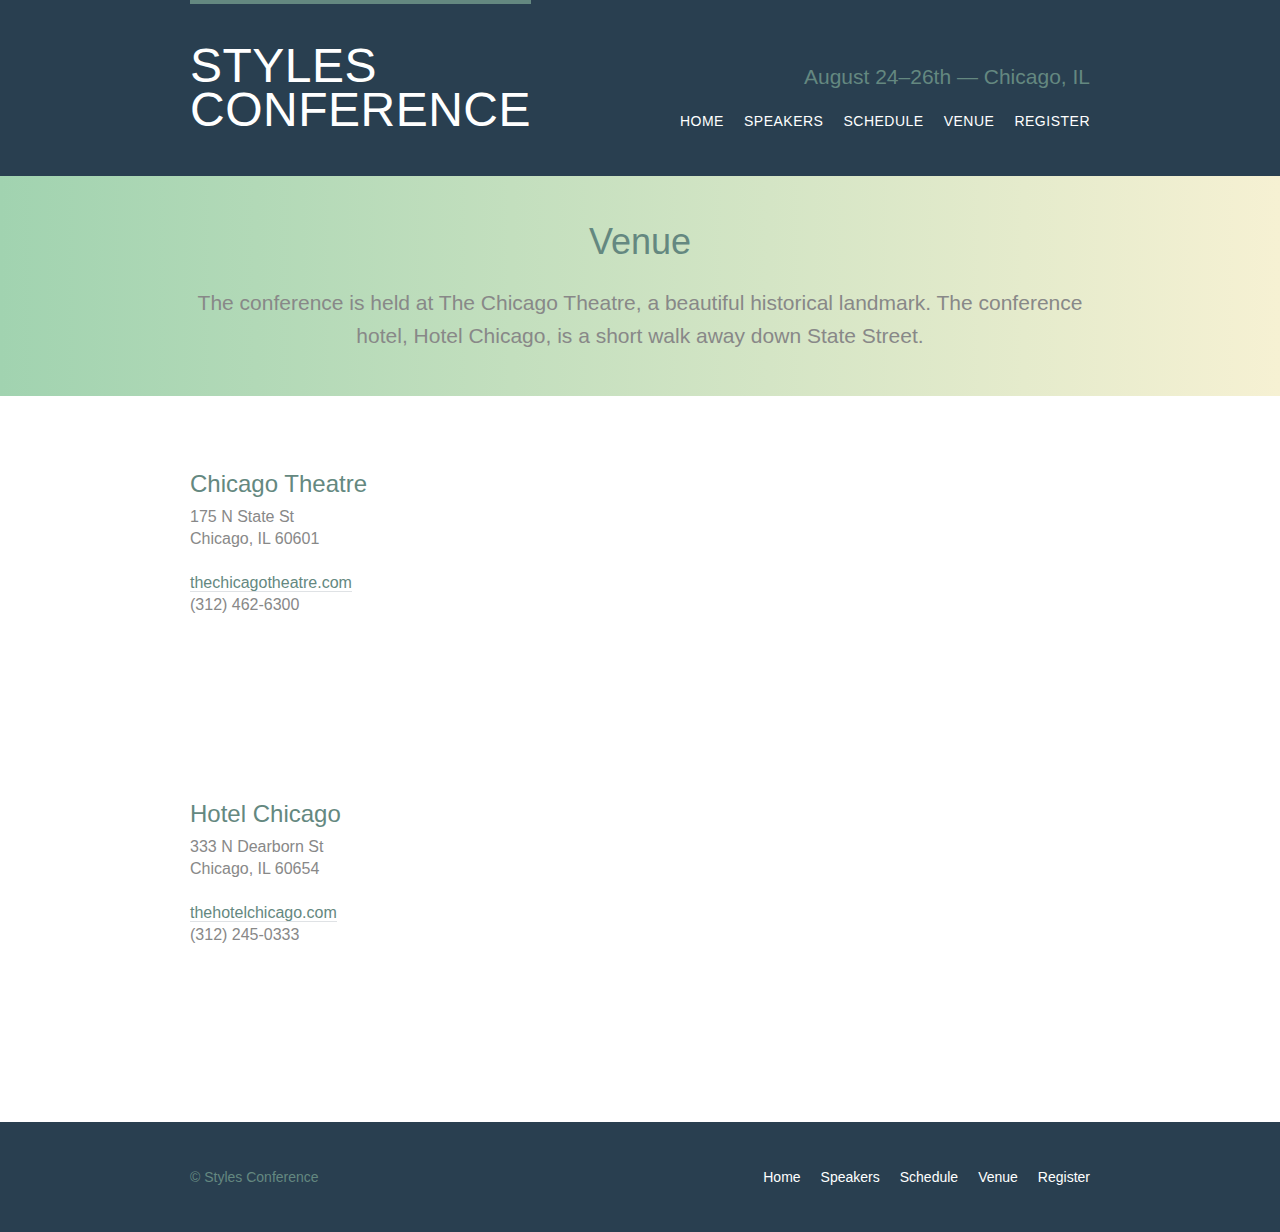
<file: venue.html>
<!DOCTYPE html>
<html lang="en">
  
  <head>
    <meta charset="utf-8">
    <title>Styles Conference</title>
    <link rel="stylesheet" href="assets/stylesheets/main.css">
  </head>
  
  <body>
    
    <!-- Header -->

    <header class="primary-header container group">

      <h1 class="logo">
        <a href="index.html">Styles <br> Conference</a>
      </h1>

      <h3 class="tagline">August 24&ndash;26th &mdash; Chicago, IL</h3>

      <nav class="nav primary-nav">
        <ul>
          <li><a href="index.html">Home</a></li><!--
          --><li><a href="speakers.html">Speakers</a></li><!--
          --><li><a href="schedule.html">Schedule</a></li><!--
          --><li><a href="venue.html">Venue</a></li><!--
          --><li><a href="register.html">Register</a></li>
        </ul>
      </nav>

    </header>

    <!-- Lead -->

    <section class="row-alt">
      <div class="lead container">

        <h1>Venue</h1>

        <p>The conference is held at The Chicago Theatre, a beautiful historical landmark. The conference hotel, Hotel Chicago, is a short walk away down State Street.</p>

      </div>
    </section>

    <!-- Main content -->

    <section class="row">
      <div class="grid">

        <!-- Chicago Theatre -->

        <section class="venue-theatre">

          <div class="col-1-3">
            <h2>Chicago Theatre</h2>
            <p>175 N State St <br> Chicago, IL 60601</p>
            <p><a href="http://www.thechicagotheatre.com/">thechicagotheatre.com</a> <br> (312) 462-6300</p>
          </div><!--

          --><iframe class="venue-map col-2-3" src="https://www.google.com/maps/embed?pb=!1m5!3m3!1m2!1s0x880e2ca55810a493%3A0x4700ddf60fcbfad6!2schicago+theatre!5e0!3m2!1sen!2sus!4v1388701393606"></iframe>

        </section>

        <!-- Hotel Chicago -->

        <section class="venue-hotel">

          <div class="col-1-3">
            <h2>Hotel Chicago</h2>
            <p>333 N Dearborn St <br> Chicago, IL 60654</p>
            <p><a href="http://thehotelchicago.com/">thehotelchicago.com</a> <br> (312) 245-0333</p>
          </div><!--

          --><iframe class="venue-map col-2-3" src="https://www.google.com/maps/embed?pb=!1m5!3m3!1m2!1s0x880e2cb1da049173%3A0xa5c91d255a775f0b!2sHotel+Sax+Chicago%2C+North+Dearborn+Street%2C+Chicago%2C+IL!5e0!3m2!1sen!2sus!4v1388702493978"></iframe>

        </section>

      </div>
    </section>

    <!-- Footer -->

    <footer class="primary-footer container group">

      <small>&copy; Styles Conference</small>

      <nav class="nav">
        <ul>
          <li><a href="index.html">Home</a></li><!--
          --><li><a href="speakers.html">Speakers</a></li><!--
          --><li><a href="schedule.html">Schedule</a></li><!--
          --><li><a href="venue.html">Venue</a></li><!--
          --><li><a href="register.html">Register</a></li>
        </ul>
      </nav>

    </footer>

  </body>
</html>
</file>
<file: assets/stylesheets/main.css>
/* http://meyerweb.com/eric/tools/css/reset/
   v2.0 | 20110126
   License: none (public domain)
*/

html, body, div, span, applet, object, iframe,
h1, h2, h3, h4, h5, h6, p, blockquote, pre,
a, abbr, acronym, address, big, cite, code,
del, dfn, em, img, ins, kbd, q, s, samp,
small, strike, strong, sub, sup, tt, var,
b, u, i, center,
dl, dt, dd, ol, ul, li,
fieldset, form, label, legend,
table, caption, tbody, tfoot, thead, tr, th, td,
article, aside, canvas, details, embed,
figure, figcaption, footer, header, hgroup,
menu, nav, output, ruby, section, summary,
time, mark, audio, video {
  margin: 0;
  padding: 0;
  border: 0;
  font-size: 100%;
  font: inherit;
  vertical-align: baseline;
}
/* HTML5 display-role reset for older browsers */
article, aside, details, figcaption, figure,
footer, header, hgroup, menu, nav, section {
  display: block;
}
body {
  line-height: 1;
}
ol, ul {
  list-style: none;
}
blockquote, q {
  quotes: none;
}
blockquote:before, blockquote:after,
q:before, q:after {
  content: '';
  content: none;
}
table {
  border-collapse: collapse;
  border-spacing: 0;
}

/*
  ========================================
  Custom styles
  ========================================
*/

body {
  background: #293f50;
  color: #888;
  font: 300 16px/22px "Lato", "Open Sans", "Helvetica Neue", Helvetica, Arial, sans-serif;
}

/*
  ========================================
  Grid
  ========================================
*/

*,
*:before,
*:after {
  box-sizing: border-box;
}
.container,
.grid {
  margin: 0 auto;
  width: 960px;
}
.container {
  padding-left: 30px;
  padding-right: 30px;
}
.grid,
.col-1-3,
.col-2-3 {
  padding-left: 15px;
  padding-right: 15px;
}
.col-1-3,
.col-2-3  {
  display: inline-block;
  vertical-align: top;
}
.col-1-3 {
  width: 33.33%;
}
.col-2-3 {
  width: 66.66%;
}

/*
  ========================================
  Clearfix
  ========================================
*/

.group:before,
.group:after {
  content: "";
  display: table;
}
.group:after {
  clear: both;
}
.group {
  clear: both;
  *zoom: 1;
}

/*
  ========================================
  Rows
  ========================================
*/

.row,
.row-alt {
  min-width: 960px;
}
.row {
  background: #fff;
  padding: 66px 0 44px 0;
}
.row-alt {
  background: #cbe2c1;
  background:         linear-gradient(to right, #a1d3b0, #f6f1d3);
  padding: 44px 0 22px 0;
}

/*
  ========================================
  Typography
  ========================================
*/

h1, h2, h3, h4 {
  color: #648880;
}
h1, h3, h4, h5, p {
  margin-bottom: 22px;
}
h1 {
  font-size: 36px;
  line-height: 44px;
}
h2 {
  font-size: 24px;
  line-height: 44px;
}
h3 {
  font-size: 21px;
}
h4 {
  font-size: 18px;
}
h5 {
  color: #a9b2b9;
  font-size: 14px;
  font-weight: 400;
  text-transform: uppercase;
}
strong {
  font-weight: 400;
}
cite,
em {
  font-style: italic;
}

/*
  ========================================
  Leads
  ========================================
*/

.lead {
  text-align: center;
}
.lead p {
  font-size: 21px;
  line-height: 33px;
}

/*
  ========================================
  Links
  ========================================
*/

a {
  color: #648880;
  text-decoration: none;
}
a:hover {
  color: #a9b2b9;
}
p a {
  border-bottom: 1px solid #dfe2e5;
}
.primary-header a,
.primary-footer a {
  color: #fff;
}
.primary-header a:hover,
.primary-footer a:hover {
  color: #648880;
}

/*
  ========================================
  Buttons
  ========================================
*/

.btn {
  border-radius: 5px;
  color: #fff;
  cursor: pointer;
  display: inline-block;
  font-weight: 400;
  letter-spacing: .5px;
  margin: 0;
  text-transform: uppercase;
}
.btn-default {
  border: 0;
  background: #648880;
  padding: 11px 30px;
  font-size: 14px;
}
.btn-default:hover {
  background: #77a198;
}
.btn-alt {
  border: 1px solid #fff;
  padding: 10px 30px;
}
.btn-alt:hover {
  background: #fff;
  color: #648880;
}

/*
  ========================================
  Primary header
  ========================================
*/

.logo {
  border-top: 4px solid #648880;
  float: left;
  font-size: 48px;
  font-weight: 100;
  letter-spacing: .5px;
  line-height: 44px;
  padding: 40px 0 22px 0;
  text-transform: uppercase;
}
.tagline {
  margin: 66px 0 22px 0;
  text-align: right;
}
.primary-nav {
  font-size: 14px;
  font-weight: 400;
  letter-spacing: .5px;
  text-transform: uppercase;
}

/*
  ========================================
  Primary footer
  ========================================
*/

.primary-footer {
  color: #648880;
  font-size: 14px;
  padding-bottom: 44px;
  padding-top: 44px;
}
.primary-footer small {
  float: left;
  font-weight: 400;
}

/*
  ========================================
  Navigation
  ========================================
*/

.nav {
  text-align: right;
}
.nav li {
  display: inline-block;
  margin: 0 10px;
  vertical-align: top;
}
.nav li:last-child {
  margin-right: 0;
}

/*
  ========================================
  Home
  ========================================
*/

.hero {
  color: #fff;
  line-height: 44px;
  padding: 22px 80px 66px 80px;
  text-align: center;
}
.hero h2 {
  font-size: 36px;
}
.hero p {
  font-size: 24px;
  font-weight: 100;
}
.teaser a:hover h3 {
  color: #a9b2b9;
}
.teaser img {
  border-radius: 5px;
  display: block;
  margin-bottom: 22px;
  max-width: 100%
}

/*
  ========================================
  Speakers
  ========================================
*/

.speaker {
  margin-bottom: 44px;
}
.speaker-info {
  border: 1px solid #dfe2e5;
  border-radius: 5px;
  margin-top: 88px;
  padding-bottom: 22px;
  text-align: center;
}
.speaker-info img {
  border-radius: 50%;
  height: 130px;
  margin: -66px 0 22px 0;
  vertical-align: top;
}

/*
  ========================================
  Venue
  ========================================
*/

.venue-theatre {
  margin-bottom: 66px;
}
.venue-hotel {
  margin-bottom: 22px;
}
.venue-map {
  height: 264px;
}

/*
  ========================================
  Register
  ========================================
*/

.why-attend {
  list-style: square;
  margin: 0 0 22px 30px;
}
form {
  margin-bottom: 22px;
}
input,
select,
textarea {
  font: 300 16px/22px "Lato", "Open Sans", "Helvetica Neue", Helvetica, Arial, sans-serif;
}
.register-group label {
  color: #648880;
  cursor: pointer;
  font-weight: 400;
}
.register-group input,
.register-group select,
.register-group textarea {
  border: 1px solid #c6c9cc;
  border-radius: 5px;
  color: #888;
  display: block;
  margin: 5px 0 27px 0;
  padding: 5px 8px;
}
.register-group input,
.register-group textarea {
  width: 100%;
}
.register-group select {
  height: 34px;
  width: 60px;
}
.register-group textarea {
  height: 78px;
}

/*
  ========================================
  Schedule
  ========================================
*/

table {
  margin-bottom: 44px;
  width: 100%;
}
table:last-child {
  margin-bottom: 0;
}
th,
td {
  padding-bottom: 22px;
  vertical-align: top;
}
th {
  padding-right: 45px;
  text-align: right;
  width: 20%;
}
td {
  width: 40%;
}
thead {
  line-height: 44px;
}
thead th {
  color: #648880;
  font-size: 24px;
}
tbody th {
  color: #a9b2b9;
  font-size: 14px;
  font-weight: 400;
  padding-top: 22px;
  text-transform: uppercase;
}
tbody td {
  border-top: 1px solid #dfe2e5;
  padding-top: 21px;
}
tbody td:first-of-type {
  padding-right: 15px;
}
tbody td:last-of-type {
  padding-left: 15px;
}
tbody td:only-of-type {
  padding-left: 0;
  padding-right: 0;
}
table a {
  color: #888;
}
table h4 {
  margin-bottom: 0;
}
.schedule-offset {
  color: #a9b2b9;
}
</file>
